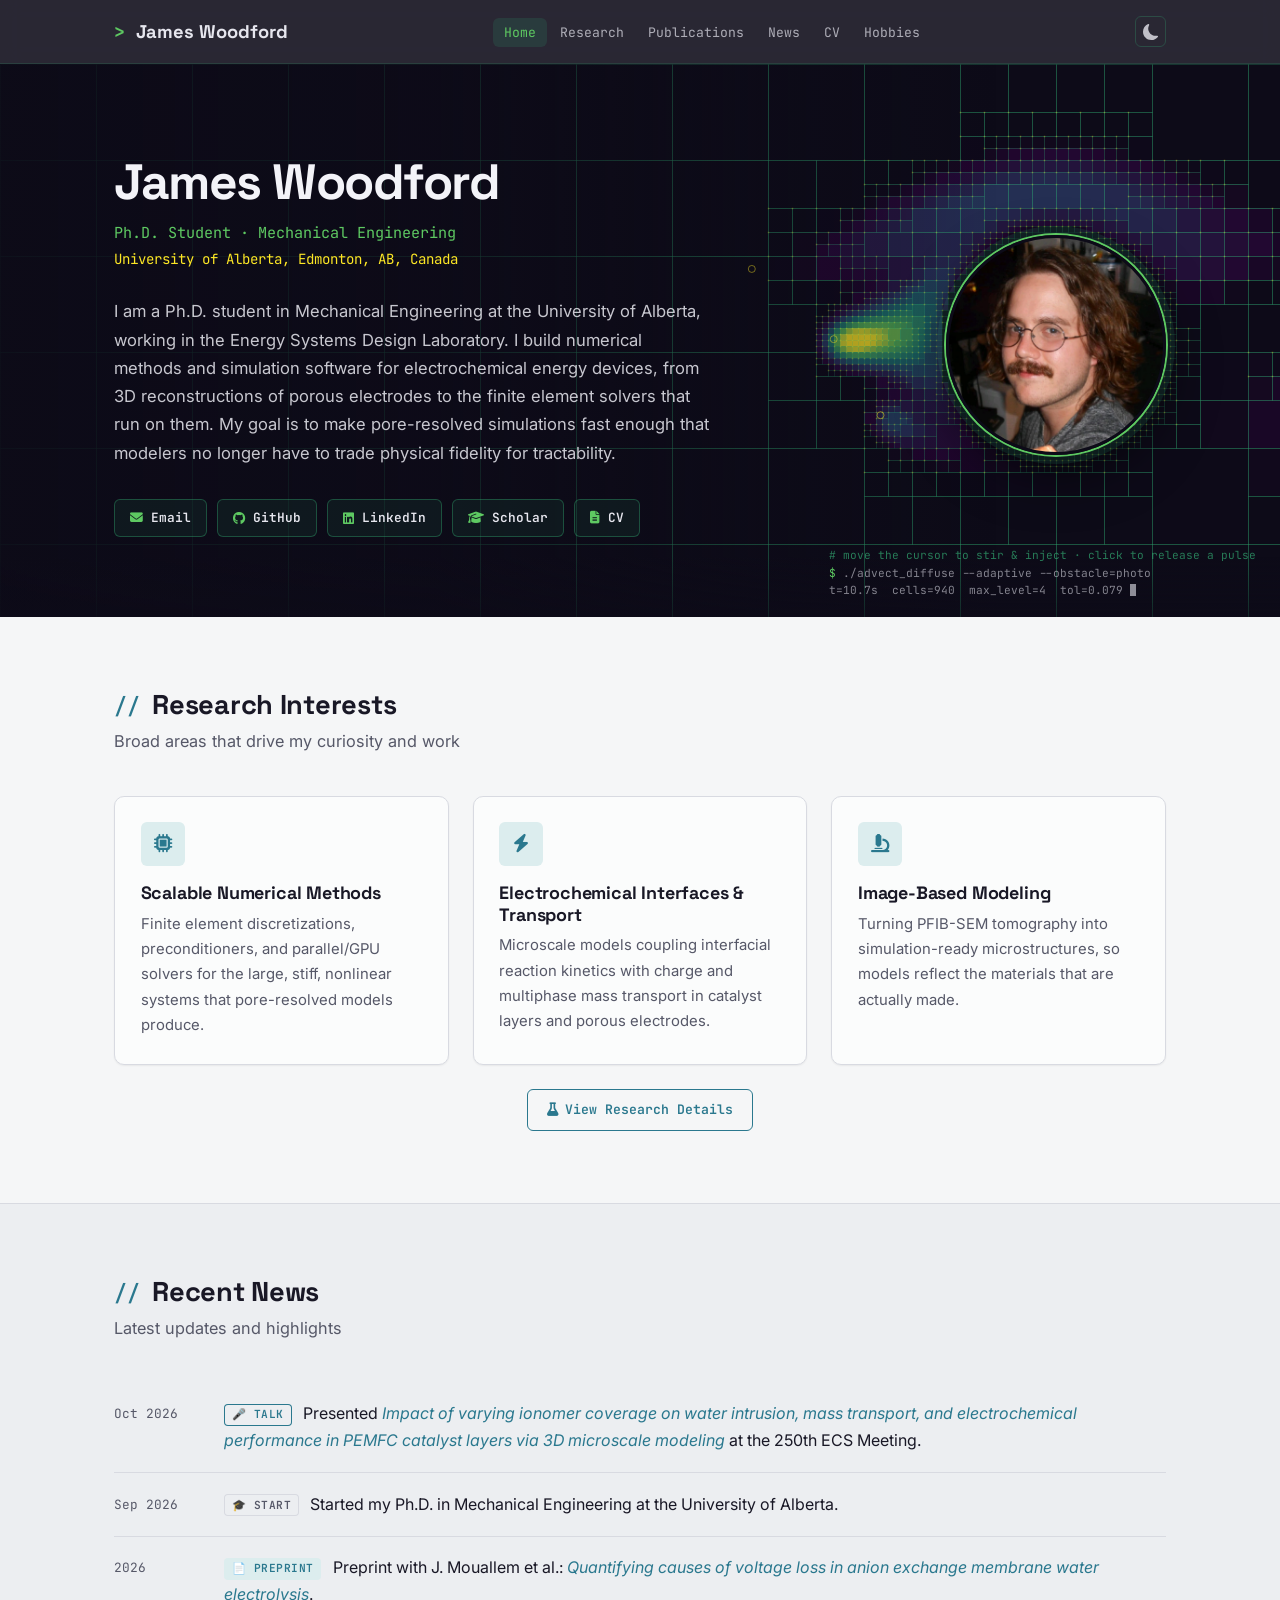
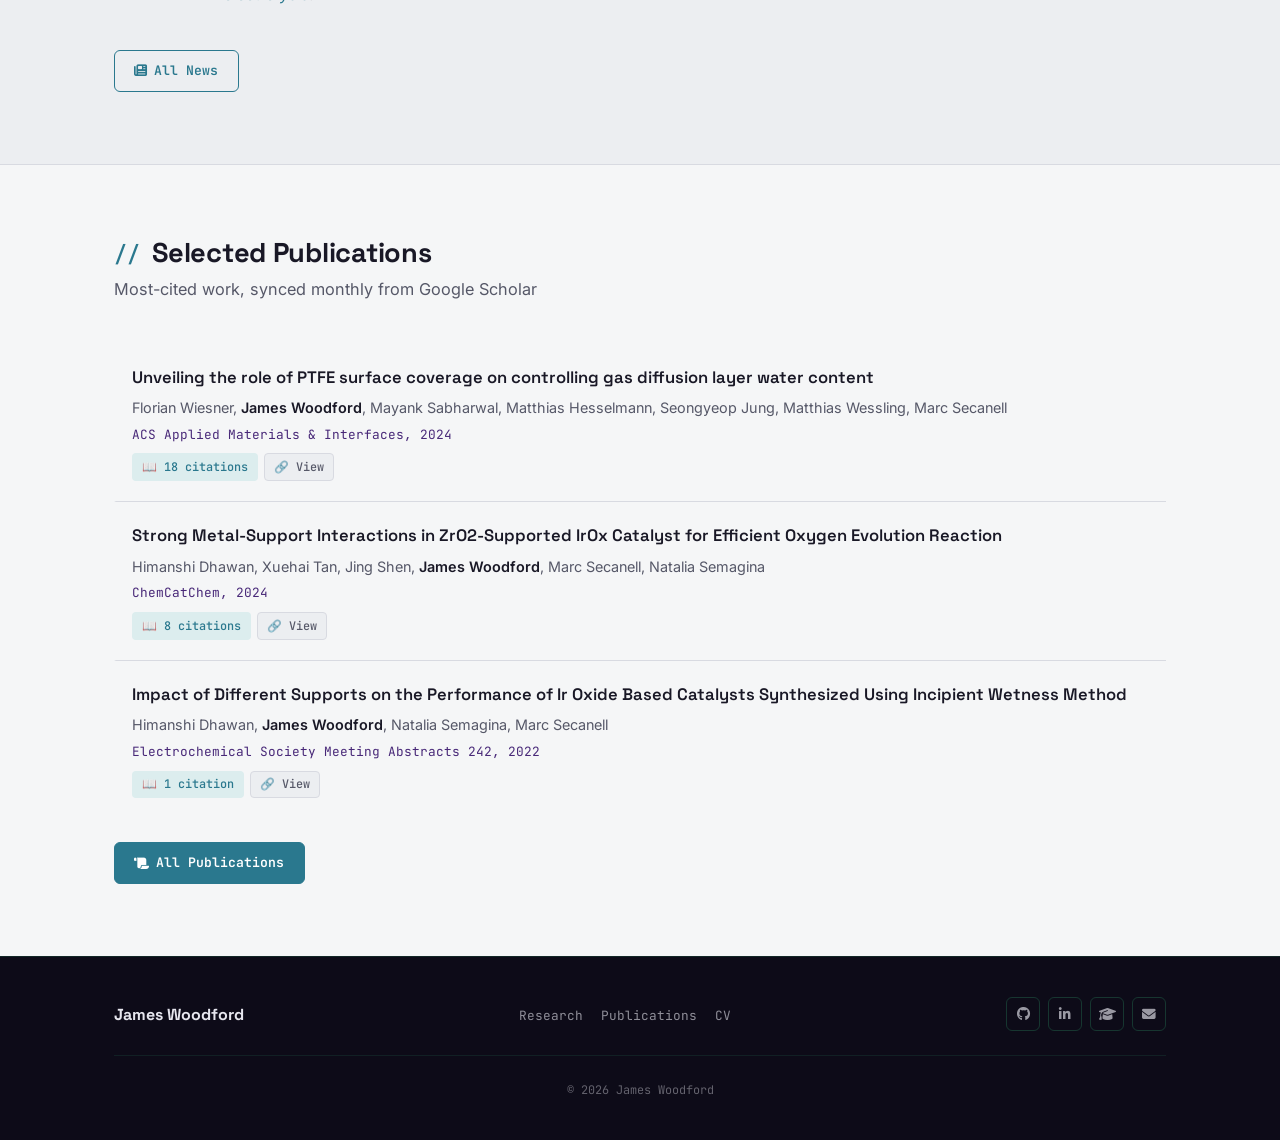
<file: index.html>
<!DOCTYPE html>
<html lang="en" data-theme="light">
<head>
  <meta charset="UTF-8">
  <meta name="viewport" content="width=device-width, initial-scale=1.0">
  <meta name="description" content="James Woodford — Ph.D. student in Mechanical Engineering at the University of Alberta, working on scalable numerical methods for electrochemical energy systems.">
  <meta name="base-url" content="">
  <title>James Woodford</title>
  <link rel="preconnect" href="https://fonts.googleapis.com">
  <link rel="preconnect" href="https://fonts.gstatic.com" crossorigin>
  <link rel="stylesheet" href="https://fonts.googleapis.com/css2?family=Inter:wght@400;500;600&family=JetBrains+Mono:wght@400;500;600&family=Space+Grotesk:wght@500;600;700&display=swap">
  <link rel="icon" href="data:image/svg+xml,%3Csvg xmlns='http://www.w3.org/2000/svg' viewBox='0 0 32 32'%3E%3Crect width='32' height='32' rx='6' fill='%230d0b18'/%3E%3Cpath d='M8 10l6 6-6 6' fill='none' stroke='%235ec962' stroke-width='3' stroke-linecap='round' stroke-linejoin='round'/%3E%3Cpath d='M16 22h8' stroke='%23fde725' stroke-width='3' stroke-linecap='round'/%3E%3C/svg%3E">
  <meta name="theme-color" content="#0d0b18">
  <link rel="stylesheet" href="assets/css/style.css">
  <!-- Font Awesome (icons) -->
  <link rel="stylesheet" href="https://cdnjs.cloudflare.com/ajax/libs/font-awesome/6.5.0/css/all.min.css"
        integrity="sha512-Avb2QiuDEEvB4bZJYdft2mNjVShBftLdPG8FJ0V7irTLQ8Uo0qcPxh4Plq7G5tGm0rU+1SPhVotteLpBERwTkw=="
        crossorigin="anonymous" referrerpolicy="no-referrer">
  <script>try{var t=localStorage.getItem('theme')||(matchMedia('(prefers-color-scheme: dark)').matches?'dark':'light');document.documentElement.setAttribute('data-theme',t)}catch(e){}</script>
</head>
<body>

<!-- ── Navigation ──────────────────────────────────────────── -->
<nav class="navbar" role="navigation" aria-label="Main navigation">
  <div class="container">
    <a class="nav-brand" href="index.html">J. Woodford</a>
    <ul class="nav-links" id="nav-links">
      <li><a href="index.html">Home</a></li>
      <li><a href="research.html">Research</a></li>
      <li><a href="publications.html">Publications</a></li>
      <li><a href="news.html">News</a></li>
      <li><a href="cv.html">CV</a></li>
      <li><a href="hobbies.html">Hobbies</a></li>
    </ul>
    <div class="nav-actions">
      <button class="btn-icon" id="theme-toggle" aria-label="Toggle dark mode" title="Toggle dark mode">
        <!-- icon injected by JS -->
      </button>
      <button class="hamburger" id="hamburger" aria-label="Open menu" aria-expanded="false" aria-controls="nav-links">
        <span></span><span></span><span></span>
      </button>
    </div>
  </div>
</nav>

<!-- ── Hero ─────────────────────────────────────────────────── -->
<section class="hero">
  <div class="container">
    <div class="hero-grid">
      <div class="hero-text fade-in">
        <h1 class="hero-name" id="hero-name">J. Woodford</h1>
        <p class="hero-title" id="hero-title">Ph.D. Student &nbsp;·&nbsp; Mechanical Engineering</p>
        <p class="hero-institution" id="hero-institution">University of Alberta, Edmonton, AB, Canada</p>
        <p class="hero-bio" id="hero-bio">
          I am a Ph.D. student in Mechanical Engineering at the University of Alberta, building
          numerical methods and simulation software for electrochemical energy devices.
        </p>
        <div class="hero-social">
          <a class="social-btn" href="mailto:james.woodford@ualberta.ca" data-content-href="email" aria-label="Email">
            <i class="fas fa-envelope"></i> Email
          </a>
          <a class="social-btn" href="https://github.com/james-woodford-dev" target="_blank" rel="noopener" data-content-href="github" aria-label="GitHub">
            <i class="fab fa-github"></i> GitHub
          </a>
          <a class="social-btn" href="https://www.linkedin.com/in/james-woodford-2b468316a" target="_blank" rel="noopener" data-content-href="linkedin" aria-label="LinkedIn">
            <i class="fab fa-linkedin"></i> LinkedIn
          </a>
          <a class="social-btn" href="https://scholar.google.com/citations?user=lofMBZ4AAAAJ" target="_blank" rel="noopener" data-content-href="scholar" aria-label="Google Scholar">
            <i class="fas fa-graduation-cap"></i> Scholar
          </a>
          <a class="social-btn" href="cv.html" aria-label="CV">
            <i class="fas fa-file-alt"></i> CV
          </a>
        </div>
      </div>
      <div class="hero-photo fade-in fade-in-delay-2">
        <img
          src="assets/img/picture.JPG"
          alt="Photo of James Woodford"
          width="200" height="200"
        >
      </div>
    </div>
  </div>
</section>

<!-- ── Research Interests ────────────────────────────────────── -->
<section class="section">
  <div class="container">
    <h2 class="section-title">Research Interests</h2>
    <p class="section-subtitle">Broad areas that drive my curiosity and work</p>
    <div class="card-grid" id="research-interests-grid">
      <!-- Filled from data/content.json → research_interests -->
    </div>
    <div class="mt-3 text-center">
      <a href="research.html" class="btn btn-outline">
        <i class="fas fa-flask"></i> View Research Details
      </a>
    </div>
  </div>
</section>

<!-- ── Recent News ───────────────────────────────────────────── -->
<section class="section section-alt">
  <div class="container">
    <h2 class="section-title">Recent News</h2>
    <p class="section-subtitle">Latest updates and highlights</p>
    <ul class="news-list" id="home-news-list">
      <!-- Filled from data/content.json → news (first 3 items) -->
    </ul>
    <div class="mt-3">
      <a href="news.html" class="btn btn-outline">
        <i class="fas fa-newspaper"></i> All News
      </a>
    </div>
  </div>
</section>

<!-- ── Recent Publications ───────────────────────────────────── -->
<section class="section">
  <div class="container">
    <h2 class="section-title">Selected Publications</h2>
    <p class="section-subtitle">Most-cited work, synced monthly from Google Scholar</p>

    <div id="home-pubs">
      <!-- Filled from data/scholar.json (top 3 by citations) -->
    </div>

    <div class="mt-3">
      <a href="publications.html" class="btn btn-primary">
        <i class="fas fa-scroll"></i> All Publications
      </a>
    </div>
  </div>
</section>

<!-- ── Footer ────────────────────────────────────────────────── -->
<footer>
  <div class="container">
    <div class="footer-inner">
      <span class="footer-name">J. Woodford</span>
      <ul class="footer-links">
        <li><a href="research.html">Research</a></li>
        <li><a href="publications.html">Publications</a></li>
        <li><a href="cv.html">CV</a></li>
      </ul>
      <div class="footer-social">
        <a href="https://github.com/james-woodford-dev" target="_blank" rel="noopener" data-content-href="github" aria-label="GitHub">
          <i class="fab fa-github"></i>
        </a>
        <a href="https://www.linkedin.com/in/james-woodford-2b468316a" target="_blank" rel="noopener" data-content-href="linkedin" aria-label="LinkedIn">
          <i class="fab fa-linkedin-in"></i>
        </a>
        <a href="https://scholar.google.com/citations?user=lofMBZ4AAAAJ" target="_blank" rel="noopener" data-content-href="scholar" aria-label="Google Scholar">
          <i class="fas fa-graduation-cap"></i>
        </a>
        <a href="mailto:james.woodford@ualberta.ca" data-content-href="email" aria-label="Email">
          <i class="fas fa-envelope"></i>
        </a>
      </div>
    </div>
    <p class="footer-copy">
      &copy; <span id="year"></span> James Woodford
    </p>
  </div>
</footer>

<button id="scroll-top" aria-label="Scroll to top" title="Back to top" style="
  position:fixed;bottom:2rem;right:2rem;
  background:var(--accent);color:var(--on-accent);
  border:none;border-radius:var(--radius);
  width:42px;height:42px;cursor:pointer;
  opacity:0;pointer-events:none;transition:opacity .3s;
  display:flex;align-items:center;justify-content:center;
  font-size:1.1rem;box-shadow:var(--shadow);">
  <i class="fas fa-arrow-up"></i>
</button>

<script src="assets/js/main.js"></script>
<script src="assets/js/hero-sim.js"></script>
<script>document.getElementById('year').textContent = new Date().getFullYear();</script>
</body>
</html>
</file>
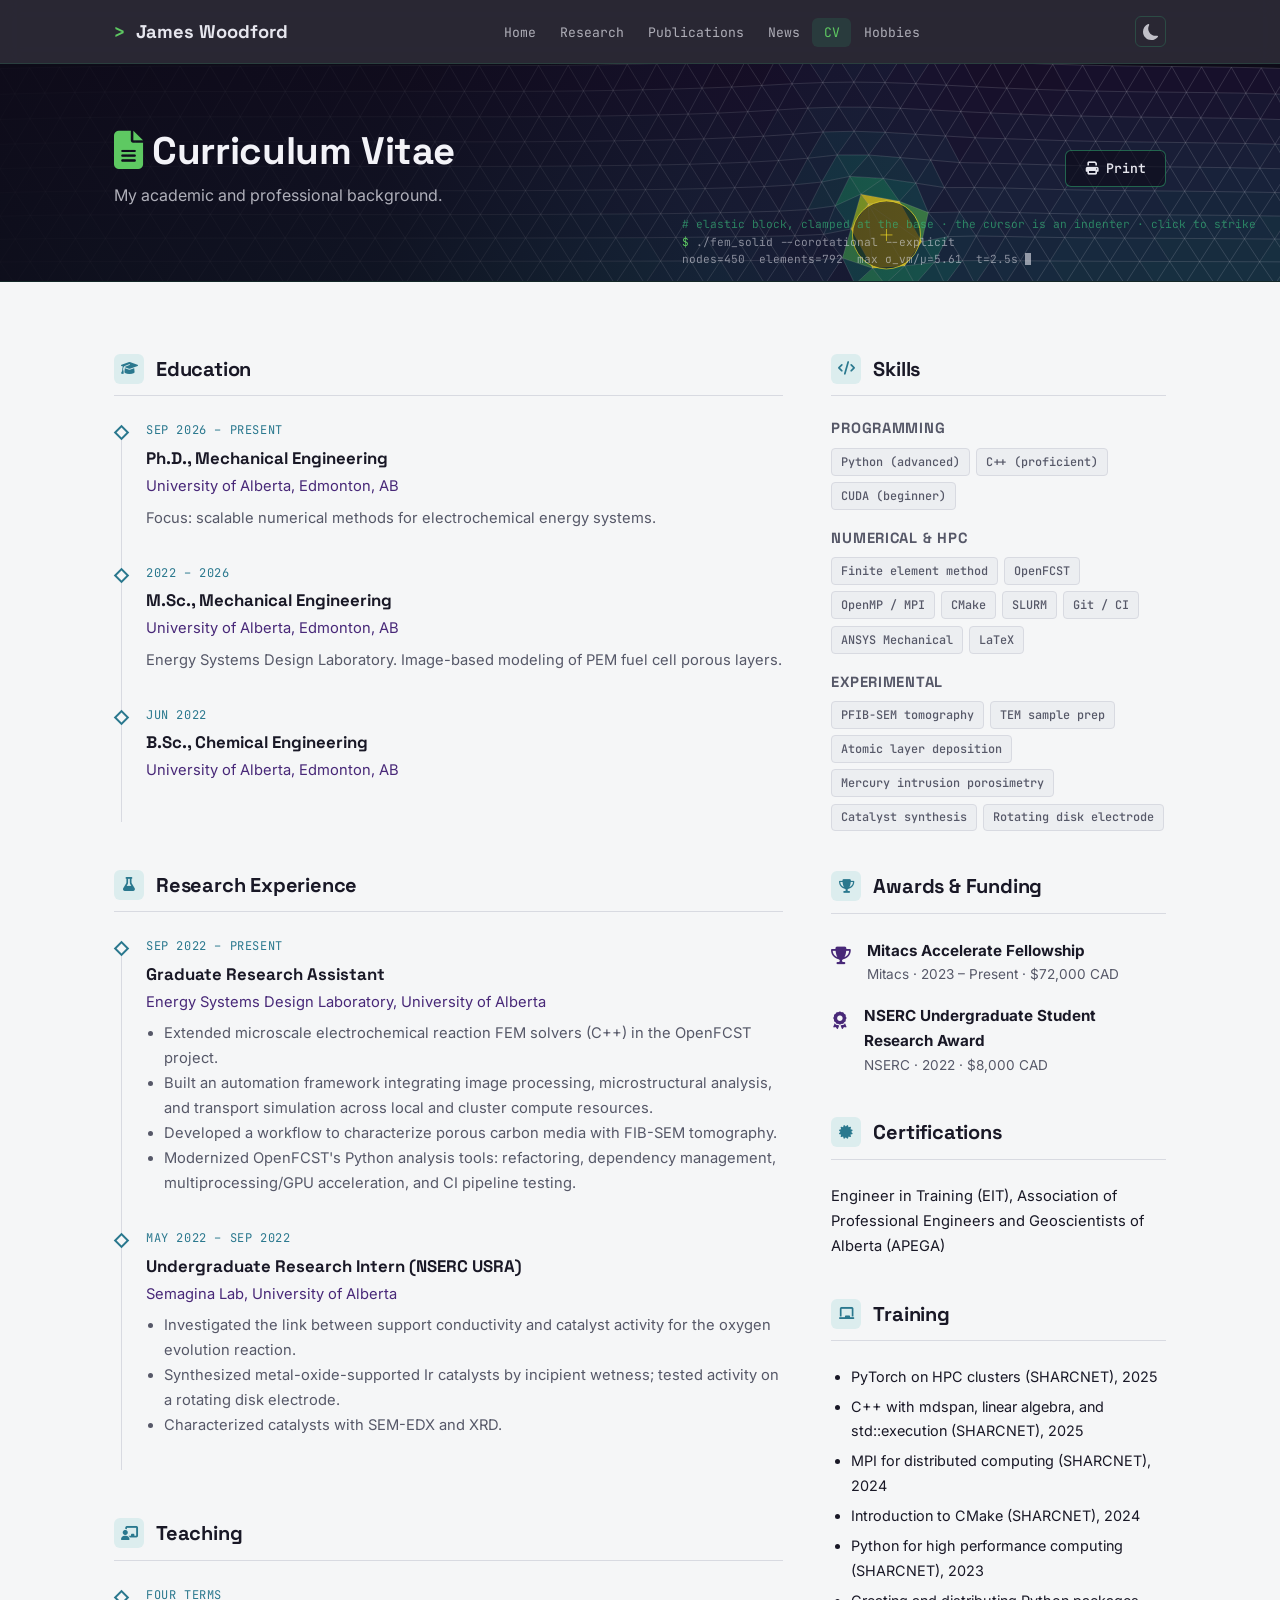
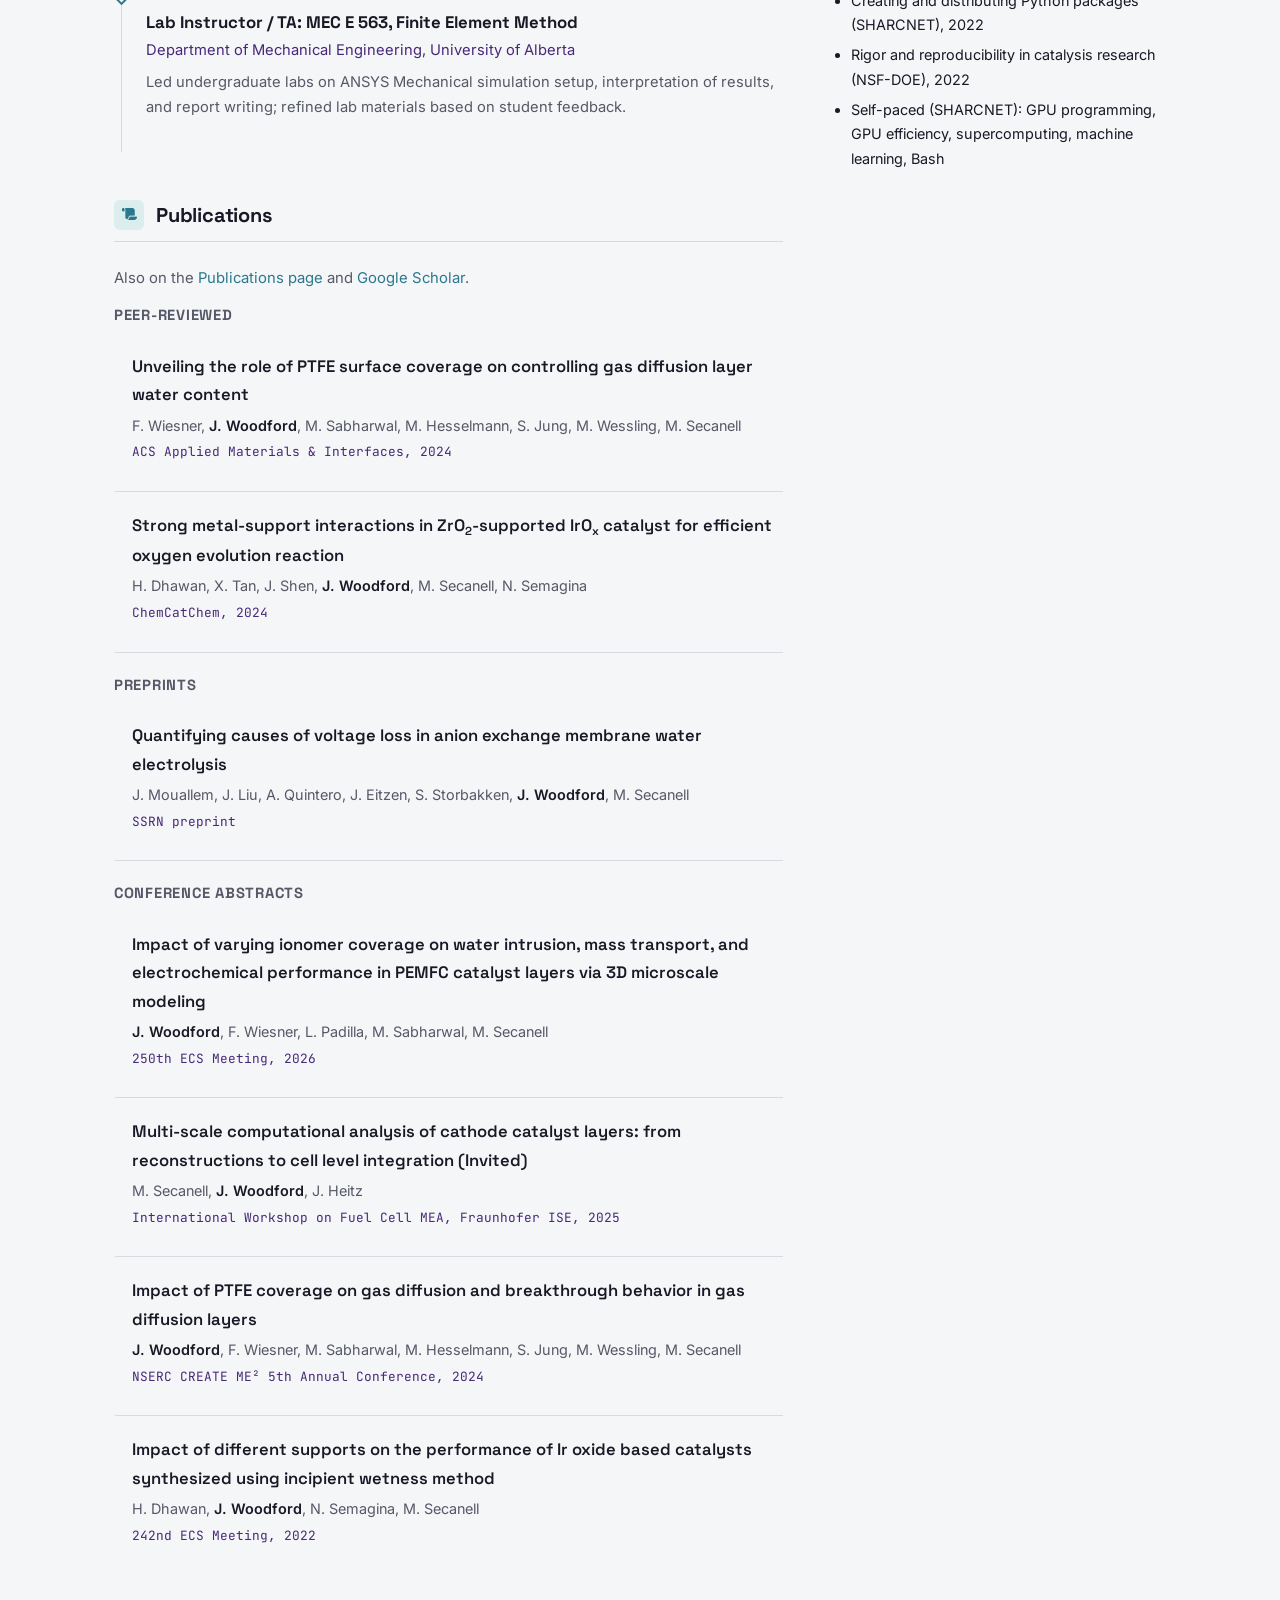
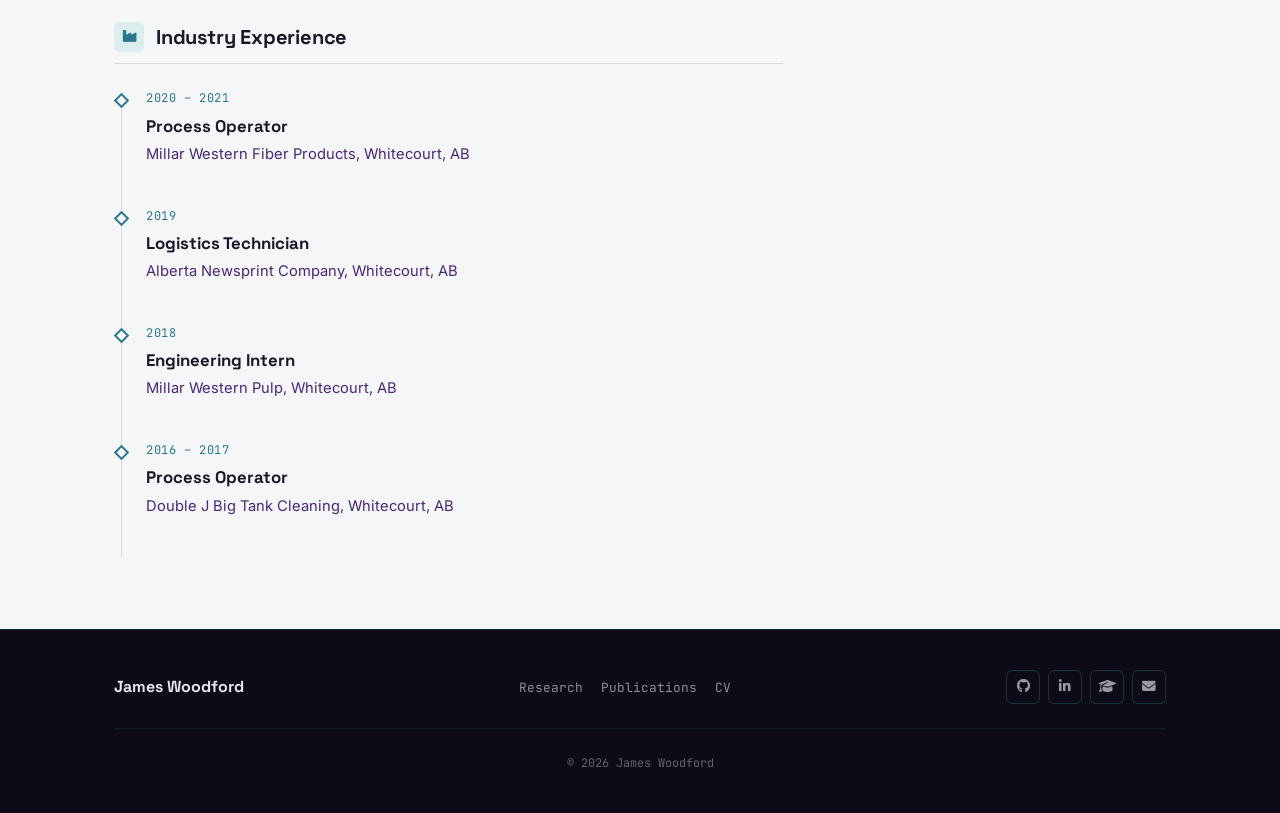
<file: cv.html>
<!DOCTYPE html>
<html lang="en" data-theme="light">
<head>
  <meta charset="UTF-8">
  <meta name="viewport" content="width=device-width, initial-scale=1.0">
  <meta name="description" content="James Woodford — Curriculum Vitae: education, research experience, publications, and skills.">
  <meta name="base-url" content="">
  <title>CV — James Woodford</title>
  <link rel="preconnect" href="https://fonts.googleapis.com">
  <link rel="preconnect" href="https://fonts.gstatic.com" crossorigin>
  <link rel="stylesheet" href="https://fonts.googleapis.com/css2?family=Inter:wght@400;500;600&family=JetBrains+Mono:wght@400;500;600&family=Space+Grotesk:wght@500;600;700&display=swap">
  <link rel="icon" href="data:image/svg+xml,%3Csvg xmlns='http://www.w3.org/2000/svg' viewBox='0 0 32 32'%3E%3Crect width='32' height='32' rx='6' fill='%230d0b18'/%3E%3Cpath d='M8 10l6 6-6 6' fill='none' stroke='%235ec962' stroke-width='3' stroke-linecap='round' stroke-linejoin='round'/%3E%3Cpath d='M16 22h8' stroke='%23fde725' stroke-width='3' stroke-linecap='round'/%3E%3C/svg%3E">
  <meta name="theme-color" content="#0d0b18">
  <link rel="stylesheet" href="assets/css/style.css">
  <link rel="stylesheet" href="https://cdnjs.cloudflare.com/ajax/libs/font-awesome/6.5.0/css/all.min.css"
        integrity="sha512-Avb2QiuDEEvB4bZJYdft2mNjVShBftLdPG8FJ0V7irTLQ8Uo0qcPxh4Plq7G5tGm0rU+1SPhVotteLpBERwTkw=="
        crossorigin="anonymous" referrerpolicy="no-referrer">
  <script>try{var t=localStorage.getItem('theme')||(matchMedia('(prefers-color-scheme: dark)').matches?'dark':'light');document.documentElement.setAttribute('data-theme',t)}catch(e){}</script>
</head>
<body>

<nav class="navbar" role="navigation" aria-label="Main navigation">
  <div class="container">
    <a class="nav-brand" href="index.html">J. Woodford</a>
    <ul class="nav-links" id="nav-links">
      <li><a href="index.html">Home</a></li>
      <li><a href="research.html">Research</a></li>
      <li><a href="publications.html">Publications</a></li>
      <li><a href="news.html">News</a></li>
      <li><a href="cv.html">CV</a></li>
      <li><a href="hobbies.html">Hobbies</a></li>
    </ul>
    <div class="nav-actions">
      <button class="btn-icon" id="theme-toggle" aria-label="Toggle dark mode" title="Toggle dark mode"></button>
      <button class="hamburger" id="hamburger" aria-label="Open menu" aria-expanded="false" aria-controls="nav-links">
        <span></span><span></span><span></span>
      </button>
    </div>
  </div>
</nav>

<!-- Page Hero -->
<section class="page-hero" data-sim="cv">
  <div class="container" style="display:flex;align-items:center;justify-content:space-between;flex-wrap:wrap;gap:1rem;">
    <div>
      <h1 style="color:#fff;margin-bottom:.5rem;">
        <i class="fas fa-file-alt" style="margin-right:.6rem;opacity:.8"></i>Curriculum Vitae
      </h1>
      <p style="color:rgba(255,255,255,.75);max-width:620px;">
        My academic and professional background.
      </p>
    </div>
    <div style="display:flex;gap:.75rem;flex-wrap:wrap;">
      <button onclick="window.print()" class="btn btn-outline" style="border-color:rgba(255,255,255,.4);color:#fff;" aria-label="Print CV">
        <i class="fas fa-print"></i> Print
      </button>
    </div>
  </div>
</section>

<section class="section">
  <div class="container">
    <div class="cv-grid">

      <!-- Left column -->
      <div>

        <!-- Education -->
        <div style="margin-bottom:3rem;">
          <div class="cv-section-header">
            <span class="icon"><i class="fas fa-graduation-cap"></i></span>
            <h2>Education</h2>
          </div>
          <ul class="timeline">
            <li class="timeline-item">
              <div class="timeline-period">Sep 2026 – Present</div>
              <div class="timeline-title">Ph.D., Mechanical Engineering</div>
              <div class="timeline-place">University of Alberta, Edmonton, AB</div>
              <div class="timeline-desc">
                Focus: scalable numerical methods for electrochemical energy systems.
              </div>
            </li>
            <li class="timeline-item">
              <div class="timeline-period">2022 – 2026</div>
              <div class="timeline-title">M.Sc., Mechanical Engineering</div>
              <div class="timeline-place">University of Alberta, Edmonton, AB</div>
              <div class="timeline-desc">
                Energy Systems Design Laboratory. Image-based modeling of PEM fuel cell porous layers.
              </div>
            </li>
            <li class="timeline-item">
              <div class="timeline-period">Jun 2022</div>
              <div class="timeline-title">B.Sc., Chemical Engineering</div>
              <div class="timeline-place">University of Alberta, Edmonton, AB</div>
            </li>
          </ul>
        </div>

        <!-- Research Experience -->
        <div style="margin-bottom:3rem;">
          <div class="cv-section-header">
            <span class="icon"><i class="fas fa-flask"></i></span>
            <h2>Research Experience</h2>
          </div>
          <ul class="timeline">
            <li class="timeline-item">
              <div class="timeline-period">Sep 2022 – Present</div>
              <div class="timeline-title">Graduate Research Assistant</div>
              <div class="timeline-place">Energy Systems Design Laboratory, University of Alberta</div>
              <div class="timeline-desc">
                <ul style="list-style:disc;padding-left:1.1rem;margin:0;">
                  <li>Extended microscale electrochemical reaction FEM solvers (C++) in the OpenFCST project.</li>
                  <li>Built an automation framework integrating image processing, microstructural analysis, and transport simulation across local and cluster compute resources.</li>
                  <li>Developed a workflow to characterize porous carbon media with FIB-SEM tomography.</li>
                  <li>Modernized OpenFCST's Python analysis tools: refactoring, dependency management, multiprocessing/GPU acceleration, and CI pipeline testing.</li>
                </ul>
              </div>
            </li>
            <li class="timeline-item">
              <div class="timeline-period">May 2022 – Sep 2022</div>
              <div class="timeline-title">Undergraduate Research Intern (NSERC USRA)</div>
              <div class="timeline-place">Semagina Lab, University of Alberta</div>
              <div class="timeline-desc">
                <ul style="list-style:disc;padding-left:1.1rem;margin:0;">
                  <li>Investigated the link between support conductivity and catalyst activity for the oxygen evolution reaction.</li>
                  <li>Synthesized metal-oxide-supported Ir catalysts by incipient wetness; tested activity on a rotating disk electrode.</li>
                  <li>Characterized catalysts with SEM-EDX and XRD.</li>
                </ul>
              </div>
            </li>
          </ul>
        </div>

        <!-- Teaching -->
        <div style="margin-bottom:3rem;">
          <div class="cv-section-header">
            <span class="icon"><i class="fas fa-chalkboard-teacher"></i></span>
            <h2>Teaching</h2>
          </div>
          <ul class="timeline">
            <li class="timeline-item">
              <div class="timeline-period">Four terms</div>
              <div class="timeline-title">Lab Instructor / TA: MEC E 563, Finite Element Method</div>
              <div class="timeline-place">Department of Mechanical Engineering, University of Alberta</div>
              <div class="timeline-desc">
                Led undergraduate labs on ANSYS Mechanical simulation setup, interpretation of results,
                and report writing; refined lab materials based on student feedback.
              </div>
            </li>
          </ul>
        </div>

        <!-- Publications -->
        <div style="margin-bottom:3rem;">
          <div class="cv-section-header">
            <span class="icon"><i class="fas fa-scroll"></i></span>
            <h2>Publications</h2>
          </div>
          <p style="font-size:.93rem;color:var(--text-muted);margin-bottom:.75rem;">
            Also on the <a href="publications.html">Publications page</a> and
            <a href="https://scholar.google.com/citations?user=lofMBZ4AAAAJ" target="_blank" rel="noopener" data-content-href="scholar">Google Scholar</a>.
          </p>

          <h4 style="margin:1rem 0 .5rem;font-size:.92rem;color:var(--text-muted);text-transform:uppercase;letter-spacing:.05em;">Peer-reviewed</h4>
          <div class="pub-item">
            <div class="pub-title"><a href="https://pubs.acs.org/doi/abs/10.1021/acsami.4c04641" target="_blank" rel="noopener">Unveiling the role of PTFE surface coverage on controlling gas diffusion layer water content</a></div>
            <div class="pub-authors">F. Wiesner, <strong>J. Woodford</strong>, M. Sabharwal, M. Hesselmann, S. Jung, M. Wessling, M. Secanell</div>
            <div class="pub-venue">ACS Applied Materials &amp; Interfaces, 2024</div>
          </div>
          <div class="pub-item">
            <div class="pub-title"><a href="https://chemistry-europe.onlinelibrary.wiley.com/doi/abs/10.1002/cctc.202300668" target="_blank" rel="noopener">Strong metal-support interactions in ZrO<sub>2</sub>-supported IrO<sub>x</sub> catalyst for efficient oxygen evolution reaction</a></div>
            <div class="pub-authors">H. Dhawan, X. Tan, J. Shen, <strong>J. Woodford</strong>, M. Secanell, N. Semagina</div>
            <div class="pub-venue">ChemCatChem, 2024</div>
          </div>

          <h4 style="margin:1.5rem 0 .5rem;font-size:.92rem;color:var(--text-muted);text-transform:uppercase;letter-spacing:.05em;">Preprints</h4>
          <div class="pub-item">
            <div class="pub-title"><a href="https://papers.ssrn.com/sol3/papers.cfm?abstract_id=7624452" target="_blank" rel="noopener">Quantifying causes of voltage loss in anion exchange membrane water electrolysis</a></div>
            <div class="pub-authors">J. Mouallem, J. Liu, A. Quintero, J. Eitzen, S. Storbakken, <strong>J. Woodford</strong>, M. Secanell</div>
            <div class="pub-venue">SSRN preprint</div>
          </div>

          <h4 style="margin:1.5rem 0 .5rem;font-size:.92rem;color:var(--text-muted);text-transform:uppercase;letter-spacing:.05em;">Conference abstracts</h4>
          <div class="pub-item">
            <div class="pub-title"><a href="https://ecs.confex.com/ecs/250/meetingapp.cgi/Paper/223228" target="_blank" rel="noopener">Impact of varying ionomer coverage on water intrusion, mass transport, and electrochemical performance in PEMFC catalyst layers via 3D microscale modeling</a></div>
            <div class="pub-authors"><strong>J. Woodford</strong>, F. Wiesner, L. Padilla, M. Sabharwal, M. Secanell</div>
            <div class="pub-venue">250th ECS Meeting, 2026</div>
          </div>
          <div class="pub-item">
            <div class="pub-title">Multi-scale computational analysis of cathode catalyst layers: from reconstructions to cell level integration (Invited)</div>
            <div class="pub-authors">M. Secanell, <strong>J. Woodford</strong>, J. Heitz</div>
            <div class="pub-venue">International Workshop on Fuel Cell MEA, Fraunhofer ISE, 2025</div>
          </div>
          <div class="pub-item">
            <div class="pub-title">Impact of PTFE coverage on gas diffusion and breakthrough behavior in gas diffusion layers</div>
            <div class="pub-authors"><strong>J. Woodford</strong>, F. Wiesner, M. Sabharwal, M. Hesselmann, S. Jung, M. Wessling, M. Secanell</div>
            <div class="pub-venue">NSERC CREATE ME² 5th Annual Conference, 2024</div>
          </div>
          <div class="pub-item">
            <div class="pub-title"><a href="https://iopscience.iop.org/article/10.1149/MA2022-02502598mtgabs/meta" target="_blank" rel="noopener">Impact of different supports on the performance of Ir oxide based catalysts synthesized using incipient wetness method</a></div>
            <div class="pub-authors">H. Dhawan, <strong>J. Woodford</strong>, N. Semagina, M. Secanell</div>
            <div class="pub-venue">242nd ECS Meeting, 2022</div>
          </div>
        </div>

        <!-- Industry Experience -->
        <div>
          <div class="cv-section-header">
            <span class="icon"><i class="fas fa-industry"></i></span>
            <h2>Industry Experience</h2>
          </div>
          <ul class="timeline">
            <li class="timeline-item">
              <div class="timeline-period">2020 – 2021</div>
              <div class="timeline-title">Process Operator</div>
              <div class="timeline-place">Millar Western Fiber Products, Whitecourt, AB</div>
            </li>
            <li class="timeline-item">
              <div class="timeline-period">2019</div>
              <div class="timeline-title">Logistics Technician</div>
              <div class="timeline-place">Alberta Newsprint Company, Whitecourt, AB</div>
            </li>
            <li class="timeline-item">
              <div class="timeline-period">2018</div>
              <div class="timeline-title">Engineering Intern</div>
              <div class="timeline-place">Millar Western Pulp, Whitecourt, AB</div>
            </li>
            <li class="timeline-item">
              <div class="timeline-period">2016 – 2017</div>
              <div class="timeline-title">Process Operator</div>
              <div class="timeline-place">Double J Big Tank Cleaning, Whitecourt, AB</div>
            </li>
          </ul>
        </div>

      </div><!-- end left column -->

      <!-- Right column -->
      <div>

        <!-- Skills -->
        <div style="margin-bottom:2.5rem;">
          <div class="cv-section-header">
            <span class="icon"><i class="fas fa-code"></i></span>
            <h2>Skills</h2>
          </div>

          <h4 style="margin-bottom:.6rem;font-size:.92rem;color:var(--text-muted);text-transform:uppercase;letter-spacing:.05em;">Programming</h4>
          <div style="display:flex;flex-wrap:wrap;gap:.4rem;margin-bottom:1.25rem;">
            <span class="tag">Python (advanced)</span>
            <span class="tag">C++ (proficient)</span>
            <span class="tag">CUDA (beginner)</span>
          </div>

          <h4 style="margin-bottom:.6rem;font-size:.92rem;color:var(--text-muted);text-transform:uppercase;letter-spacing:.05em;">Numerical &amp; HPC</h4>
          <div style="display:flex;flex-wrap:wrap;gap:.4rem;margin-bottom:1.25rem;">
            <span class="tag">Finite element method</span>
            <span class="tag">OpenFCST</span>
            <span class="tag">OpenMP / MPI</span>
            <span class="tag">CMake</span>
            <span class="tag">SLURM</span>
            <span class="tag">Git / CI</span>
            <span class="tag">ANSYS Mechanical</span>
            <span class="tag">LaTeX</span>
          </div>

          <h4 style="margin-bottom:.6rem;font-size:.92rem;color:var(--text-muted);text-transform:uppercase;letter-spacing:.05em;">Experimental</h4>
          <div style="display:flex;flex-wrap:wrap;gap:.4rem;">
            <span class="tag">PFIB-SEM tomography</span>
            <span class="tag">TEM sample prep</span>
            <span class="tag">Atomic layer deposition</span>
            <span class="tag">Mercury intrusion porosimetry</span>
            <span class="tag">Catalyst synthesis</span>
            <span class="tag">Rotating disk electrode</span>
          </div>
        </div>

        <!-- Awards -->
        <div style="margin-bottom:2.5rem;">
          <div class="cv-section-header">
            <span class="icon"><i class="fas fa-trophy"></i></span>
            <h2>Awards &amp; Funding</h2>
          </div>
          <div class="award-item">
            <span class="award-icon"><i class="fas fa-trophy"></i></span>
            <div>
              <div style="font-weight:700;font-size:.95rem;">Mitacs Accelerate Fellowship</div>
              <div style="font-size:.85rem;color:var(--text-muted);">Mitacs · 2023 – Present · $72,000 CAD</div>
            </div>
          </div>
          <div class="award-item">
            <span class="award-icon"><i class="fas fa-award"></i></span>
            <div>
              <div style="font-weight:700;font-size:.95rem;">NSERC Undergraduate Student Research Award</div>
              <div style="font-size:.85rem;color:var(--text-muted);">NSERC · 2022 · $8,000 CAD</div>
            </div>
          </div>
        </div>

        <!-- Certifications -->
        <div style="margin-bottom:2.5rem;">
          <div class="cv-section-header">
            <span class="icon"><i class="fas fa-certificate"></i></span>
            <h2>Certifications</h2>
          </div>
          <p style="font-size:.92rem;">Engineer in Training (EIT), Association of Professional Engineers and Geoscientists of Alberta (APEGA)</p>
        </div>

        <!-- Professional development -->
        <div>
          <div class="cv-section-header">
            <span class="icon"><i class="fas fa-chalkboard"></i></span>
            <h2>Training</h2>
          </div>
          <ul style="list-style:disc;padding-left:1.25rem;font-size:.9rem;display:flex;flex-direction:column;gap:.35rem;">
            <li>PyTorch on HPC clusters (SHARCNET), 2025</li>
            <li>C++ with mdspan, linear algebra, and std::execution (SHARCNET), 2025</li>
            <li>MPI for distributed computing (SHARCNET), 2024</li>
            <li>Introduction to CMake (SHARCNET), 2024</li>
            <li>Python for high performance computing (SHARCNET), 2023</li>
            <li>Creating and distributing Python packages (SHARCNET), 2022</li>
            <li>Rigor and reproducibility in catalysis research (NSF-DOE), 2022</li>
            <li>Self-paced (SHARCNET): GPU programming, GPU efficiency, supercomputing, machine learning, Bash</li>
          </ul>
        </div>

      </div><!-- end right column -->

    </div><!-- end cv-grid -->
  </div>
</section>

<footer>
  <div class="container">
    <div class="footer-inner">
      <span class="footer-name">J. Woodford</span>
      <ul class="footer-links">
        <li><a href="research.html">Research</a></li>
        <li><a href="publications.html">Publications</a></li>
        <li><a href="cv.html">CV</a></li>
      </ul>
      <div class="footer-social">
        <a href="https://github.com/james-woodford-dev" target="_blank" rel="noopener" data-content-href="github" aria-label="GitHub"><i class="fab fa-github"></i></a>
        <a href="https://www.linkedin.com/in/james-woodford-2b468316a" target="_blank" rel="noopener" data-content-href="linkedin" aria-label="LinkedIn"><i class="fab fa-linkedin-in"></i></a>
        <a href="https://scholar.google.com/citations?user=lofMBZ4AAAAJ" target="_blank" rel="noopener" data-content-href="scholar" aria-label="Google Scholar"><i class="fas fa-graduation-cap"></i></a>
        <a href="mailto:james.woodford@ualberta.ca" data-content-href="email" aria-label="Email"><i class="fas fa-envelope"></i></a>
      </div>
    </div>
    <p class="footer-copy">&copy; <span id="year"></span> James Woodford</p>
  </div>
</footer>

<button id="scroll-top" aria-label="Scroll to top" style="position:fixed;bottom:2rem;right:2rem;background:var(--accent);color:var(--on-accent);border:none;border-radius:var(--radius);width:42px;height:42px;cursor:pointer;opacity:0;pointer-events:none;transition:opacity .3s;display:flex;align-items:center;justify-content:center;font-size:1.1rem;box-shadow:var(--shadow);">
  <i class="fas fa-arrow-up"></i>
</button>

<script src="assets/js/main.js"></script>
<script src="assets/js/page-sims.js"></script>
<script>document.getElementById('year').textContent = new Date().getFullYear();</script>
</body>
</html>
</file>
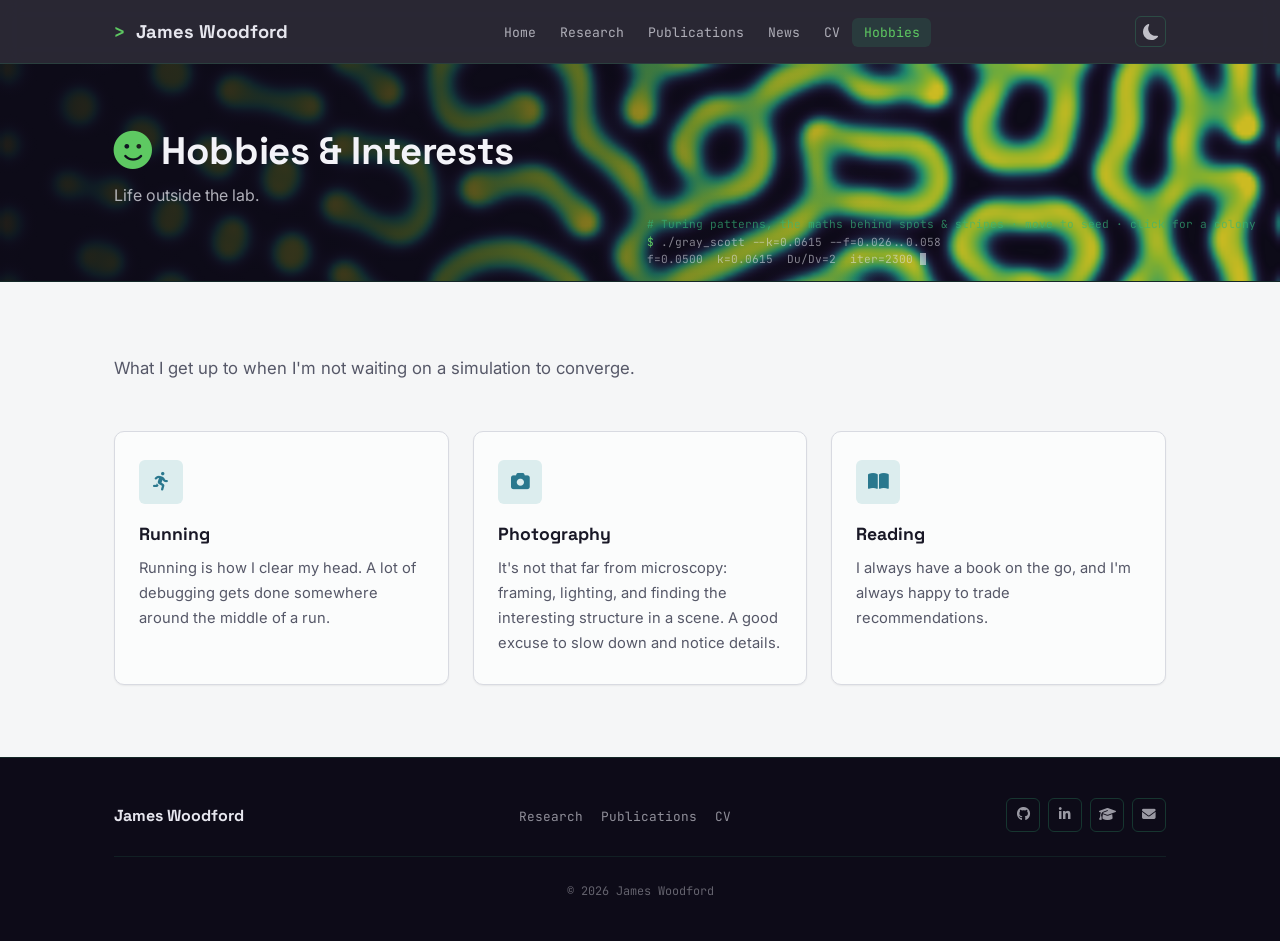
<file: hobbies.html>
<!DOCTYPE html>
<html lang="en" data-theme="light">
<head>
  <meta charset="UTF-8">
  <meta name="viewport" content="width=device-width, initial-scale=1.0">
  <meta name="description" content="James Woodford — running, photography, reading, and art outside the lab.">
  <meta name="base-url" content="">
  <title>Hobbies — James Woodford</title>
  <link rel="preconnect" href="https://fonts.googleapis.com">
  <link rel="preconnect" href="https://fonts.gstatic.com" crossorigin>
  <link rel="stylesheet" href="https://fonts.googleapis.com/css2?family=Inter:wght@400;500;600&family=JetBrains+Mono:wght@400;500;600&family=Space+Grotesk:wght@500;600;700&display=swap">
  <link rel="icon" href="data:image/svg+xml,%3Csvg xmlns='http://www.w3.org/2000/svg' viewBox='0 0 32 32'%3E%3Crect width='32' height='32' rx='6' fill='%230d0b18'/%3E%3Cpath d='M8 10l6 6-6 6' fill='none' stroke='%235ec962' stroke-width='3' stroke-linecap='round' stroke-linejoin='round'/%3E%3Cpath d='M16 22h8' stroke='%23fde725' stroke-width='3' stroke-linecap='round'/%3E%3C/svg%3E">
  <meta name="theme-color" content="#0d0b18">
  <link rel="stylesheet" href="assets/css/style.css">
  <link rel="stylesheet" href="https://cdnjs.cloudflare.com/ajax/libs/font-awesome/6.5.0/css/all.min.css"
        integrity="sha512-Avb2QiuDEEvB4bZJYdft2mNjVShBftLdPG8FJ0V7irTLQ8Uo0qcPxh4Plq7G5tGm0rU+1SPhVotteLpBERwTkw=="
        crossorigin="anonymous" referrerpolicy="no-referrer">
  <script>try{var t=localStorage.getItem('theme')||(matchMedia('(prefers-color-scheme: dark)').matches?'dark':'light');document.documentElement.setAttribute('data-theme',t)}catch(e){}</script>
</head>
<body>

<nav class="navbar" role="navigation" aria-label="Main navigation">
  <div class="container">
    <a class="nav-brand" href="index.html">J. Woodford</a>
    <ul class="nav-links" id="nav-links">
      <li><a href="index.html">Home</a></li>
      <li><a href="research.html">Research</a></li>
      <li><a href="publications.html">Publications</a></li>
      <li><a href="news.html">News</a></li>
      <li><a href="cv.html">CV</a></li>
      <li><a href="hobbies.html">Hobbies</a></li>
    </ul>
    <div class="nav-actions">
      <button class="btn-icon" id="theme-toggle" aria-label="Toggle dark mode" title="Toggle dark mode"></button>
      <button class="hamburger" id="hamburger" aria-label="Open menu" aria-expanded="false" aria-controls="nav-links">
        <span></span><span></span><span></span>
      </button>
    </div>
  </div>
</nav>

<!-- Page Hero -->
<section class="page-hero" data-sim="hobbies">
  <div class="container">
    <h1 style="color:#fff;margin-bottom:.5rem;">
      <i class="fas fa-smile" style="margin-right:.6rem;opacity:.8"></i>Hobbies &amp; Interests
    </h1>
    <p style="color:rgba(255,255,255,.75);max-width:620px;">
      Life outside the lab.
    </p>
  </div>
</section>

<section class="section">
  <div class="container">
    <p style="font-size:1.05rem;max-width:700px;margin-bottom:3rem;color:var(--text-muted);">
      What I get up to when I'm not waiting on a simulation to converge.
    </p>

    <div class="hobby-grid">

      <div class="hobby-card">
        <div class="hobby-emoji"><i class="fas fa-person-running"></i></div>
        <div class="hobby-title">Running</div>
        <div class="hobby-desc">
          Running is how I clear my head. A lot of debugging gets done somewhere around
          the middle of a run.
        </div>
      </div>

      <div class="hobby-card">
        <div class="hobby-emoji"><i class="fas fa-camera"></i></div>
        <div class="hobby-title">Photography</div>
        <div class="hobby-desc">
          It's not that far from microscopy: framing, lighting, and finding the interesting
          structure in a scene. A good excuse to slow down and notice details.
        </div>
      </div>

      <div class="hobby-card">
        <div class="hobby-emoji"><i class="fas fa-book-open"></i></div>
        <div class="hobby-title">Reading</div>
        <div class="hobby-desc">
          I always have a book on the go, and I'm always happy to trade recommendations.
        </div>
      </div>

    </div>
  </div>
</section>

<footer>
  <div class="container">
    <div class="footer-inner">
      <span class="footer-name">J. Woodford</span>
      <ul class="footer-links">
        <li><a href="research.html">Research</a></li>
        <li><a href="publications.html">Publications</a></li>
        <li><a href="cv.html">CV</a></li>
      </ul>
      <div class="footer-social">
        <a href="https://github.com/james-woodford-dev" target="_blank" rel="noopener" data-content-href="github" aria-label="GitHub"><i class="fab fa-github"></i></a>
        <a href="https://www.linkedin.com/in/james-woodford-2b468316a" target="_blank" rel="noopener" data-content-href="linkedin" aria-label="LinkedIn"><i class="fab fa-linkedin-in"></i></a>
        <a href="https://scholar.google.com/citations?user=lofMBZ4AAAAJ" target="_blank" rel="noopener" data-content-href="scholar" aria-label="Google Scholar"><i class="fas fa-graduation-cap"></i></a>
        <a href="mailto:james.woodford@ualberta.ca" data-content-href="email" aria-label="Email"><i class="fas fa-envelope"></i></a>
      </div>
    </div>
    <p class="footer-copy">&copy; <span id="year"></span> James Woodford</p>
  </div>
</footer>

<button id="scroll-top" aria-label="Scroll to top" style="position:fixed;bottom:2rem;right:2rem;background:var(--accent);color:var(--on-accent);border:none;border-radius:var(--radius);width:42px;height:42px;cursor:pointer;opacity:0;pointer-events:none;transition:opacity .3s;display:flex;align-items:center;justify-content:center;font-size:1.1rem;box-shadow:var(--shadow);">
  <i class="fas fa-arrow-up"></i>
</button>

<script src="assets/js/main.js"></script>
<script src="assets/js/page-sims.js"></script>
<script>document.getElementById('year').textContent = new Date().getFullYear();</script>
</body>
</html>
</file>
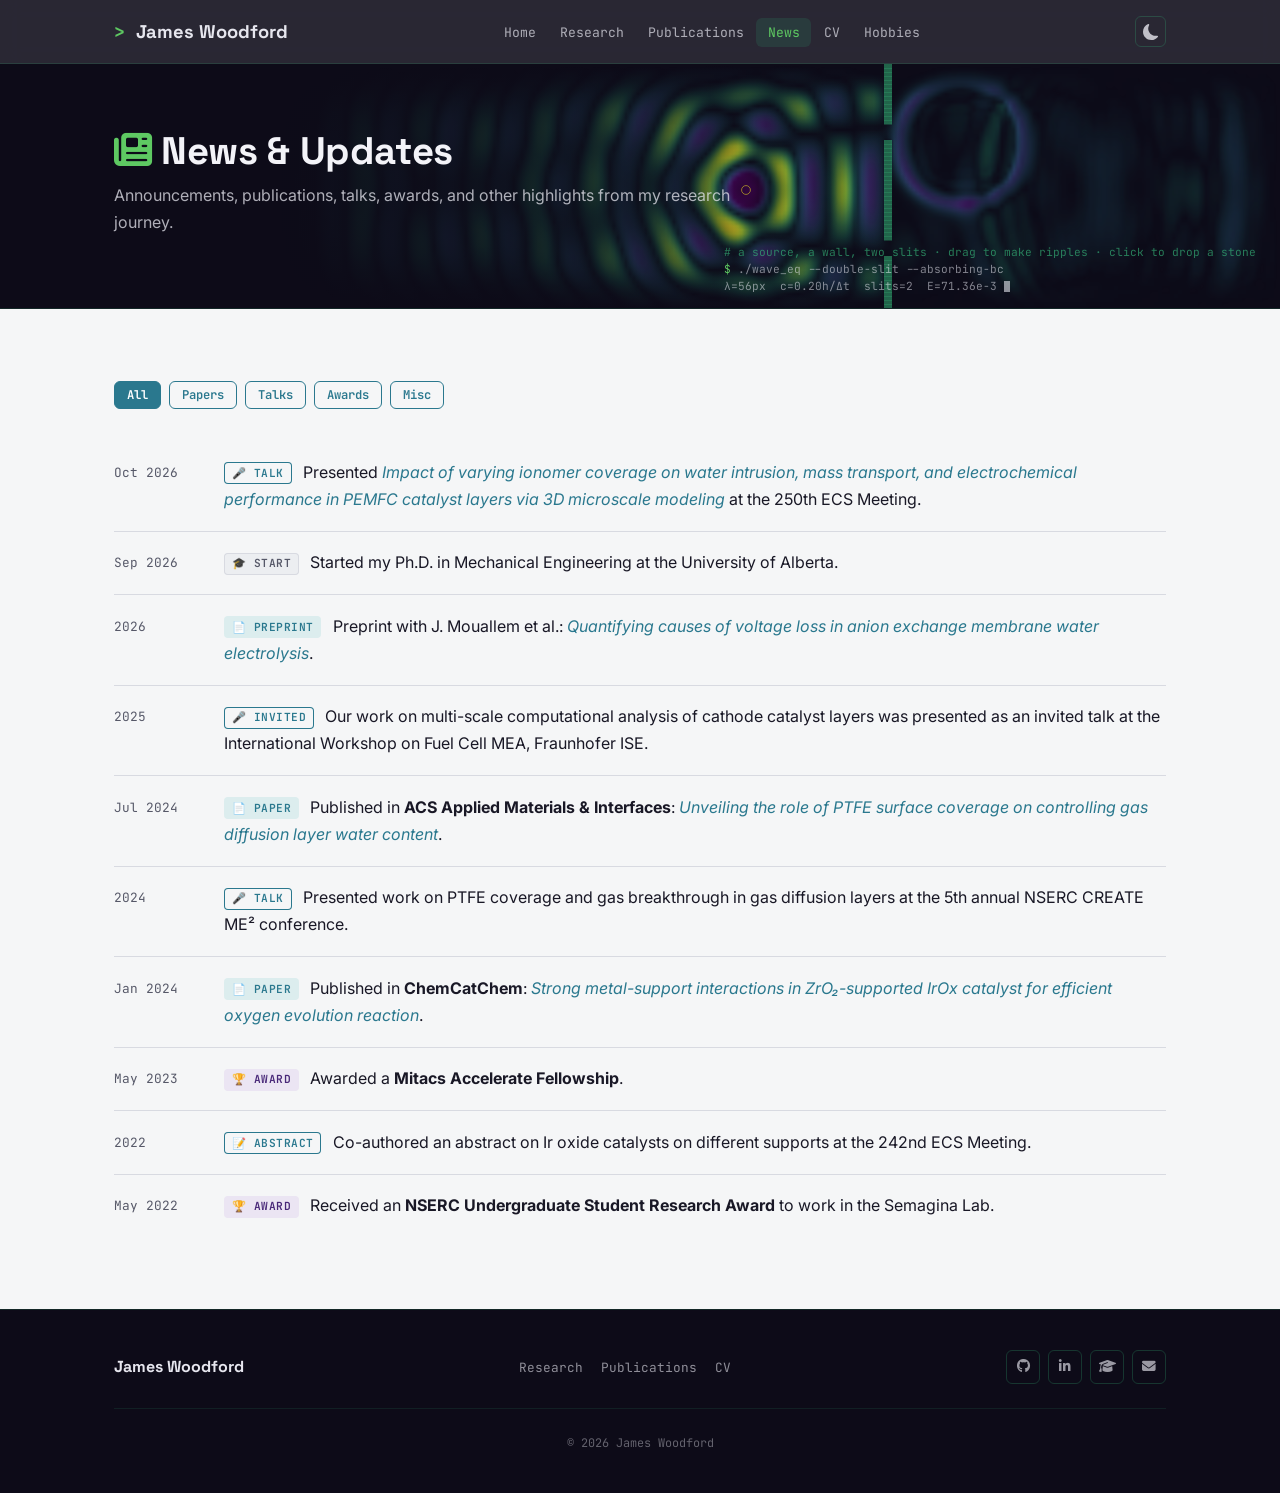
<file: news.html>
<!DOCTYPE html>
<html lang="en" data-theme="light">
<head>
  <meta charset="UTF-8">
  <meta name="viewport" content="width=device-width, initial-scale=1.0">
  <meta name="description" content="J. Woodford — News, updates, and announcements.">
  <meta name="base-url" content="">
  <title>News — James Woodford</title>
  <link rel="preconnect" href="https://fonts.googleapis.com">
  <link rel="preconnect" href="https://fonts.gstatic.com" crossorigin>
  <link rel="stylesheet" href="https://fonts.googleapis.com/css2?family=Inter:wght@400;500;600&family=JetBrains+Mono:wght@400;500;600&family=Space+Grotesk:wght@500;600;700&display=swap">
  <link rel="icon" href="data:image/svg+xml,%3Csvg xmlns='http://www.w3.org/2000/svg' viewBox='0 0 32 32'%3E%3Crect width='32' height='32' rx='6' fill='%230d0b18'/%3E%3Cpath d='M8 10l6 6-6 6' fill='none' stroke='%235ec962' stroke-width='3' stroke-linecap='round' stroke-linejoin='round'/%3E%3Cpath d='M16 22h8' stroke='%23fde725' stroke-width='3' stroke-linecap='round'/%3E%3C/svg%3E">
  <meta name="theme-color" content="#0d0b18">
  <link rel="stylesheet" href="assets/css/style.css">
  <link rel="stylesheet" href="https://cdnjs.cloudflare.com/ajax/libs/font-awesome/6.5.0/css/all.min.css"
        integrity="sha512-Avb2QiuDEEvB4bZJYdft2mNjVShBftLdPG8FJ0V7irTLQ8Uo0qcPxh4Plq7G5tGm0rU+1SPhVotteLpBERwTkw=="
        crossorigin="anonymous" referrerpolicy="no-referrer">
  <script>try{var t=localStorage.getItem('theme')||(matchMedia('(prefers-color-scheme: dark)').matches?'dark':'light');document.documentElement.setAttribute('data-theme',t)}catch(e){}</script>
</head>
<body>

<nav class="navbar" role="navigation" aria-label="Main navigation">
  <div class="container">
    <a class="nav-brand" href="index.html">J. Woodford</a>
    <ul class="nav-links" id="nav-links">
      <li><a href="index.html">Home</a></li>
      <li><a href="research.html">Research</a></li>
      <li><a href="publications.html">Publications</a></li>
      <li><a href="news.html">News</a></li>
      <li><a href="cv.html">CV</a></li>
      <li><a href="hobbies.html">Hobbies</a></li>
    </ul>
    <div class="nav-actions">
      <button class="btn-icon" id="theme-toggle" aria-label="Toggle dark mode" title="Toggle dark mode"></button>
      <button class="hamburger" id="hamburger" aria-label="Open menu" aria-expanded="false" aria-controls="nav-links">
        <span></span><span></span><span></span>
      </button>
    </div>
  </div>
</nav>

<!-- Page Hero -->
<section class="page-hero" data-sim="news">
  <div class="container">
    <h1 style="color:#fff;margin-bottom:.5rem;">
      <i class="fas fa-newspaper" style="margin-right:.6rem;opacity:.8"></i>News &amp; Updates
    </h1>
    <p style="color:rgba(255,255,255,.75);max-width:620px;">
      Announcements, publications, talks, awards, and other highlights from my research journey.
    </p>
  </div>
</section>

<section class="section">
  <div class="container">

    <!-- Filter buttons -->
    <div style="display:flex;flex-wrap:wrap;gap:.5rem;margin-bottom:2rem;">
      <button class="btn btn-sm btn-primary" onclick="filterNews('all', this)">All</button>
      <button class="btn btn-sm btn-outline" onclick="filterNews('paper', this)">Papers</button>
      <button class="btn btn-sm btn-outline" onclick="filterNews('talk', this)">Talks</button>
      <button class="btn btn-sm btn-outline" onclick="filterNews('award', this)">Awards</button>
      <button class="btn btn-sm btn-outline" onclick="filterNews('misc', this)">Misc</button>
    </div>

    <ul class="news-list" id="full-news-list">
      <!-- Filled from data/content.json → news -->
    </ul>
  </div>
</section>

<footer>
  <div class="container">
    <div class="footer-inner">
      <span class="footer-name">J. Woodford</span>
      <ul class="footer-links">
        <li><a href="research.html">Research</a></li>
        <li><a href="publications.html">Publications</a></li>
        <li><a href="cv.html">CV</a></li>
      </ul>
      <div class="footer-social">
        <a href="https://github.com/james-woodford-dev" target="_blank" rel="noopener" data-content-href="github" aria-label="GitHub"><i class="fab fa-github"></i></a>
        <a href="https://www.linkedin.com/in/james-woodford-2b468316a" target="_blank" rel="noopener" data-content-href="linkedin" aria-label="LinkedIn"><i class="fab fa-linkedin-in"></i></a>
        <a href="https://scholar.google.com/citations?user=lofMBZ4AAAAJ" target="_blank" rel="noopener" data-content-href="scholar" aria-label="Google Scholar"><i class="fas fa-graduation-cap"></i></a>
        <a href="mailto:james.woodford@ualberta.ca" data-content-href="email" aria-label="Email"><i class="fas fa-envelope"></i></a>
      </div>
    </div>
    <p class="footer-copy">&copy; <span id="year"></span> James Woodford</p>
  </div>
</footer>

<button id="scroll-top" aria-label="Scroll to top" style="position:fixed;bottom:2rem;right:2rem;background:var(--accent);color:var(--on-accent);border:none;border-radius:var(--radius);width:42px;height:42px;cursor:pointer;opacity:0;pointer-events:none;transition:opacity .3s;display:flex;align-items:center;justify-content:center;font-size:1.1rem;box-shadow:var(--shadow);">
  <i class="fas fa-arrow-up"></i>
</button>

<script src="assets/js/main.js"></script>
<script src="assets/js/page-sims.js"></script>
<script>
  document.getElementById('year').textContent = new Date().getFullYear();

  function filterNews(type, btn) {
    // Update button states
    document.querySelectorAll('[onclick^="filterNews"]').forEach(b => {
      b.className = 'btn btn-sm btn-outline';
    });
    btn.className = 'btn btn-sm btn-primary';

    // Show/hide items
    document.querySelectorAll('#full-news-list .news-item').forEach(item => {
      item.style.display = (type === 'all' || item.dataset.type === type) ? '' : 'none';
    });
  }
</script>
</body>
</html>
</file>
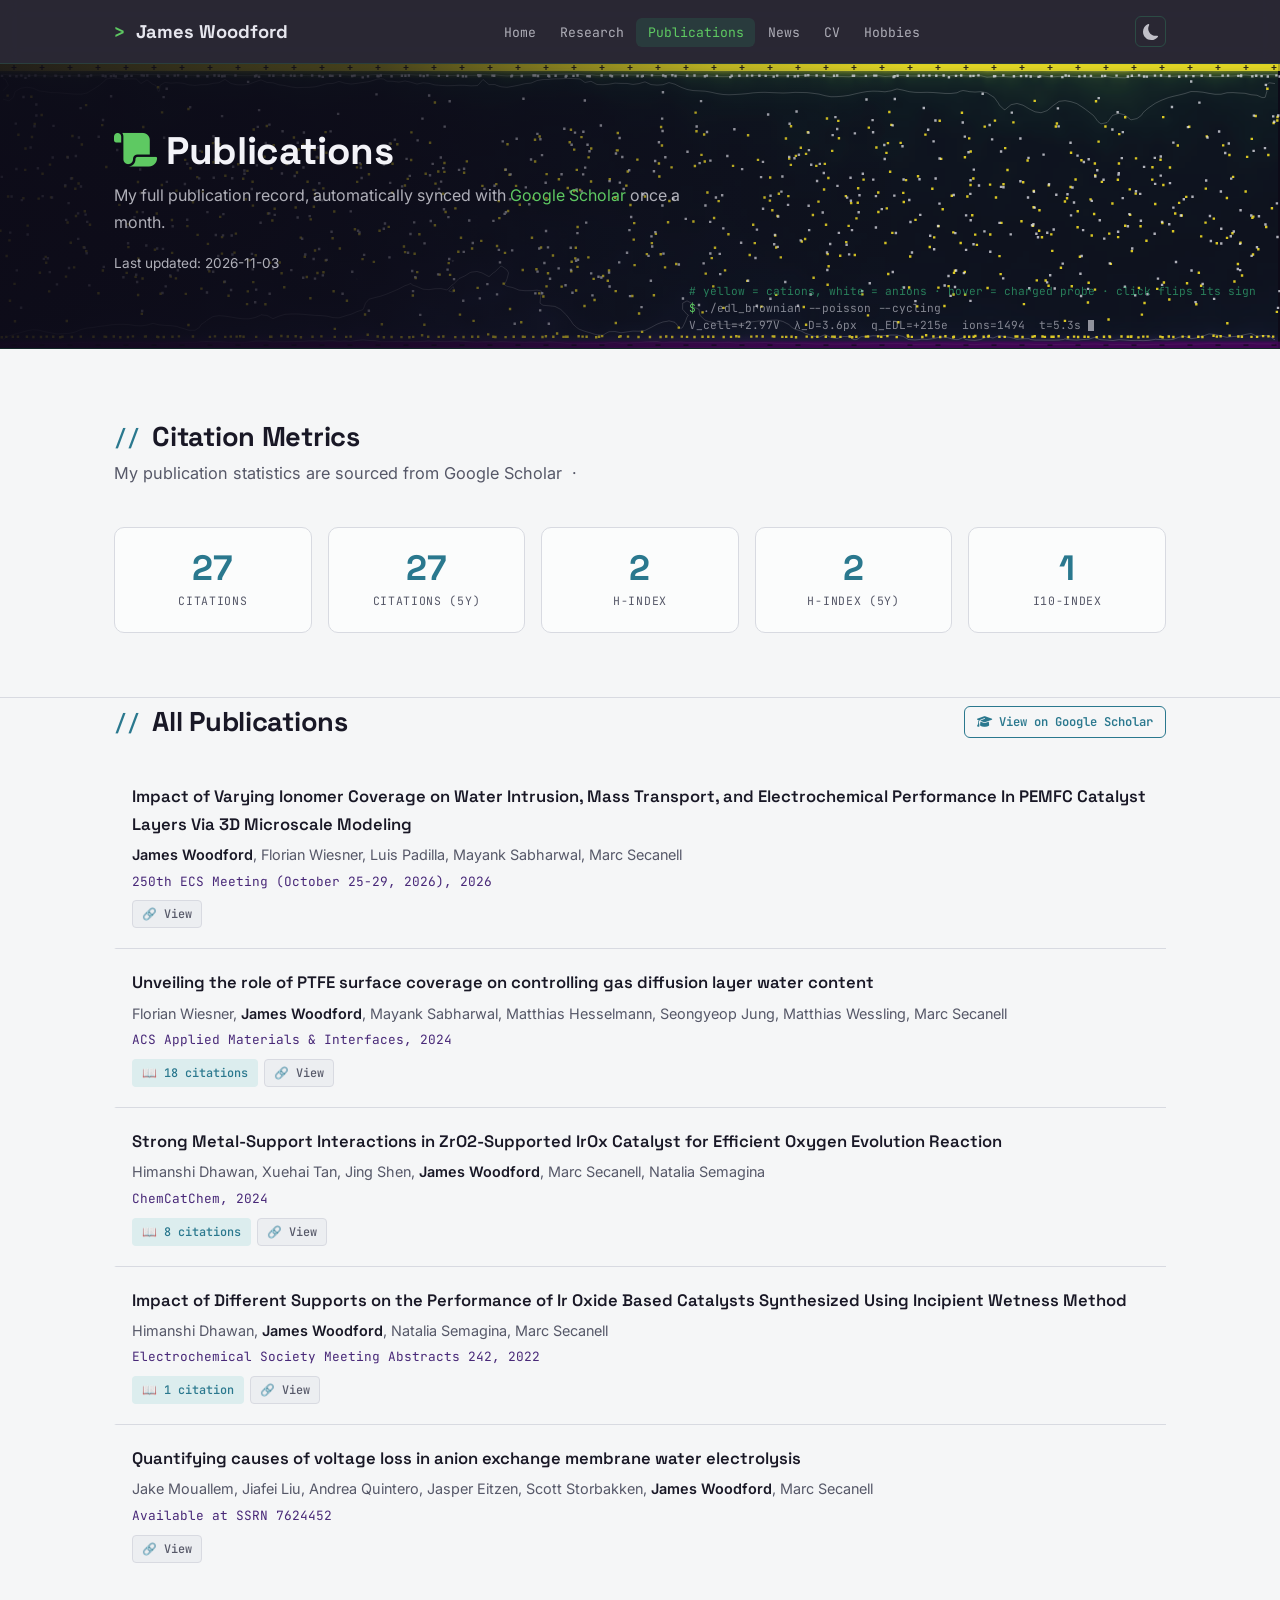
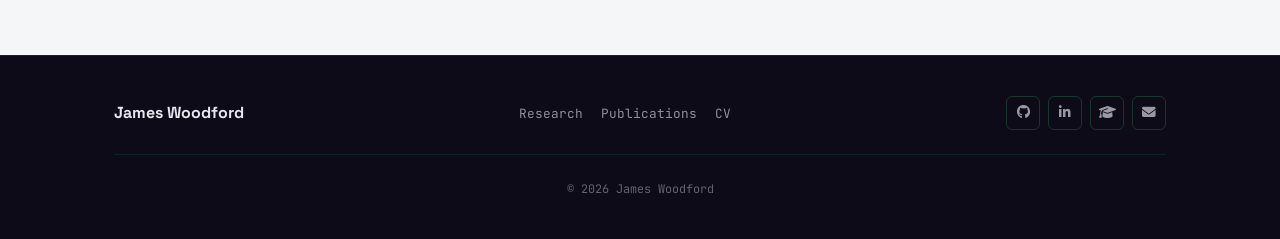
<file: publications.html>
<!DOCTYPE html>
<html lang="en" data-theme="light">
<head>
  <meta charset="UTF-8">
  <meta name="viewport" content="width=device-width, initial-scale=1.0">
  <meta name="description" content="J. Woodford — Publications, citation metrics, and research output pulled from Google Scholar.">
  <meta name="base-url" content="">
  <title>Publications — James Woodford</title>
  <link rel="preconnect" href="https://fonts.googleapis.com">
  <link rel="preconnect" href="https://fonts.gstatic.com" crossorigin>
  <link rel="stylesheet" href="https://fonts.googleapis.com/css2?family=Inter:wght@400;500;600&family=JetBrains+Mono:wght@400;500;600&family=Space+Grotesk:wght@500;600;700&display=swap">
  <link rel="icon" href="data:image/svg+xml,%3Csvg xmlns='http://www.w3.org/2000/svg' viewBox='0 0 32 32'%3E%3Crect width='32' height='32' rx='6' fill='%230d0b18'/%3E%3Cpath d='M8 10l6 6-6 6' fill='none' stroke='%235ec962' stroke-width='3' stroke-linecap='round' stroke-linejoin='round'/%3E%3Cpath d='M16 22h8' stroke='%23fde725' stroke-width='3' stroke-linecap='round'/%3E%3C/svg%3E">
  <meta name="theme-color" content="#0d0b18">
  <link rel="stylesheet" href="assets/css/style.css">
  <link rel="stylesheet" href="https://cdnjs.cloudflare.com/ajax/libs/font-awesome/6.5.0/css/all.min.css"
        integrity="sha512-Avb2QiuDEEvB4bZJYdft2mNjVShBftLdPG8FJ0V7irTLQ8Uo0qcPxh4Plq7G5tGm0rU+1SPhVotteLpBERwTkw=="
        crossorigin="anonymous" referrerpolicy="no-referrer">
  <script>try{var t=localStorage.getItem('theme')||(matchMedia('(prefers-color-scheme: dark)').matches?'dark':'light');document.documentElement.setAttribute('data-theme',t)}catch(e){}</script>
</head>
<body>

<nav class="navbar" role="navigation" aria-label="Main navigation">
  <div class="container">
    <a class="nav-brand" href="index.html">J. Woodford</a>
    <ul class="nav-links" id="nav-links">
      <li><a href="index.html">Home</a></li>
      <li><a href="research.html">Research</a></li>
      <li><a href="publications.html">Publications</a></li>
      <li><a href="news.html">News</a></li>
      <li><a href="cv.html">CV</a></li>
      <li><a href="hobbies.html">Hobbies</a></li>
    </ul>
    <div class="nav-actions">
      <button class="btn-icon" id="theme-toggle" aria-label="Toggle dark mode" title="Toggle dark mode"></button>
      <button class="hamburger" id="hamburger" aria-label="Open menu" aria-expanded="false" aria-controls="nav-links">
        <span></span><span></span><span></span>
      </button>
    </div>
  </div>
</nav>

<!-- Page Hero -->
<section class="page-hero" data-sim="publications">
  <div class="container">
    <h1 style="color:#fff;margin-bottom:.5rem;">
      <i class="fas fa-scroll" style="margin-right:.6rem;opacity:.8"></i>Publications
    </h1>
    <p style="color:rgba(255,255,255,.75);max-width:620px;">
      My full publication record, automatically synced with 
      <a href="https://scholar.google.com/citations?user=lofMBZ4AAAAJ" 
         target="_blank" rel="noopener" data-content-href="scholar" style="color:rgba(255,255,255,.9);">Google Scholar</a> 
      once a month.
    </p>
    <p id="last-updated" style="color:rgba(255,255,255,.55);font-size:.85rem;margin-top:.5rem;"></p>
  </div>
</section>

<!-- Scholar Stats -->
<section class="section" style="padding-bottom:1.5rem;">
  <div class="container">
    <h2 class="section-title">Citation Metrics</h2>
    <p class="section-subtitle">My publication statistics are sourced from Google Scholar &nbsp;·&nbsp;</p>
    <div class="scholar-stats" id="scholar-stats">
      <!-- Populated by JS from data/scholar.json -->
      <div class="stat-box"><div class="stat-value skeleton" style="width:60%;margin:0 auto .5rem;">&nbsp;</div><div class="stat-label">Citations</div></div>
      <div class="stat-box"><div class="stat-value skeleton" style="width:60%;margin:0 auto .5rem;">&nbsp;</div><div class="stat-label">Citations (5y)</div></div>
      <div class="stat-box"><div class="stat-value skeleton" style="width:60%;margin:0 auto .5rem;">&nbsp;</div><div class="stat-label">h-index</div></div>
      <div class="stat-box"><div class="stat-value skeleton" style="width:60%;margin:0 auto .5rem;">&nbsp;</div><div class="stat-label">h-index (5y)</div></div>
      <div class="stat-box"><div class="stat-value skeleton" style="width:60%;margin:0 auto .5rem;">&nbsp;</div><div class="stat-label">i10-index</div></div>
    </div>
  </div>
</section>

<!-- Publication List -->
<section class="section" style="padding-top:0.5rem;">
  <div class="container">
    <div style="display:flex;align-items:center;justify-content:space-between;flex-wrap:wrap;gap:1rem;margin-bottom:1.5rem;">
      <h2 class="section-title" style="margin-bottom:0;">All Publications</h2>
      <a href="https://scholar.google.com/citations?user=lofMBZ4AAAAJ" 
         target="_blank" rel="noopener" data-content-href="scholar" class="btn btn-outline btn-sm">
        <i class="fas fa-graduation-cap"></i> View on Google Scholar
      </a>
    </div>
    <div id="publications-container">
      <!-- Loading skeletons -->
      <div class="pub-item">
        <div class="skeleton" style="height:1.1rem;width:75%;margin-bottom:.4rem;">&nbsp;</div>
        <div class="skeleton" style="height:.85rem;width:50%;margin-bottom:.3rem;">&nbsp;</div>
        <div class="skeleton" style="height:.85rem;width:35%;">&nbsp;</div>
      </div>
      <div class="pub-item">
        <div class="skeleton" style="height:1.1rem;width:65%;margin-bottom:.4rem;">&nbsp;</div>
        <div class="skeleton" style="height:.85rem;width:55%;margin-bottom:.3rem;">&nbsp;</div>
        <div class="skeleton" style="height:.85rem;width:30%;">&nbsp;</div>
      </div>
      <div class="pub-item">
        <div class="skeleton" style="height:1.1rem;width:80%;margin-bottom:.4rem;">&nbsp;</div>
        <div class="skeleton" style="height:.85rem;width:45%;margin-bottom:.3rem;">&nbsp;</div>
        <div class="skeleton" style="height:.85rem;width:28%;">&nbsp;</div>
      </div>
    </div>
  </div>
</section>

<footer>
  <div class="container">
    <div class="footer-inner">
      <span class="footer-name">J. Woodford</span>
      <ul class="footer-links">
        <li><a href="research.html">Research</a></li>
        <li><a href="publications.html">Publications</a></li>
        <li><a href="cv.html">CV</a></li>
      </ul>
      <div class="footer-social">
        <a href="https://github.com/james-woodford-dev" target="_blank" rel="noopener" data-content-href="github" aria-label="GitHub"><i class="fab fa-github"></i></a>
        <a href="https://www.linkedin.com/in/james-woodford-2b468316a" target="_blank" rel="noopener" data-content-href="linkedin" aria-label="LinkedIn"><i class="fab fa-linkedin-in"></i></a>
        <a href="https://scholar.google.com/citations?user=lofMBZ4AAAAJ" target="_blank" rel="noopener" data-content-href="scholar" aria-label="Google Scholar"><i class="fas fa-graduation-cap"></i></a>
        <a href="mailto:james.woodford@ualberta.ca" data-content-href="email" aria-label="Email"><i class="fas fa-envelope"></i></a>
      </div>
    </div>
    <p class="footer-copy">&copy; <span id="year"></span> James Woodford</p>
  </div>
</footer>

<button id="scroll-top" aria-label="Scroll to top" style="position:fixed;bottom:2rem;right:2rem;background:var(--accent);color:var(--on-accent);border:none;border-radius:var(--radius);width:42px;height:42px;cursor:pointer;opacity:0;pointer-events:none;transition:opacity .3s;display:flex;align-items:center;justify-content:center;font-size:1.1rem;box-shadow:var(--shadow);">
  <i class="fas fa-arrow-up"></i>
</button>

<script src="assets/js/main.js"></script>
<script src="assets/js/page-sims.js"></script>
<script>document.getElementById('year').textContent = new Date().getFullYear();</script>
</body>
</html>
</file>
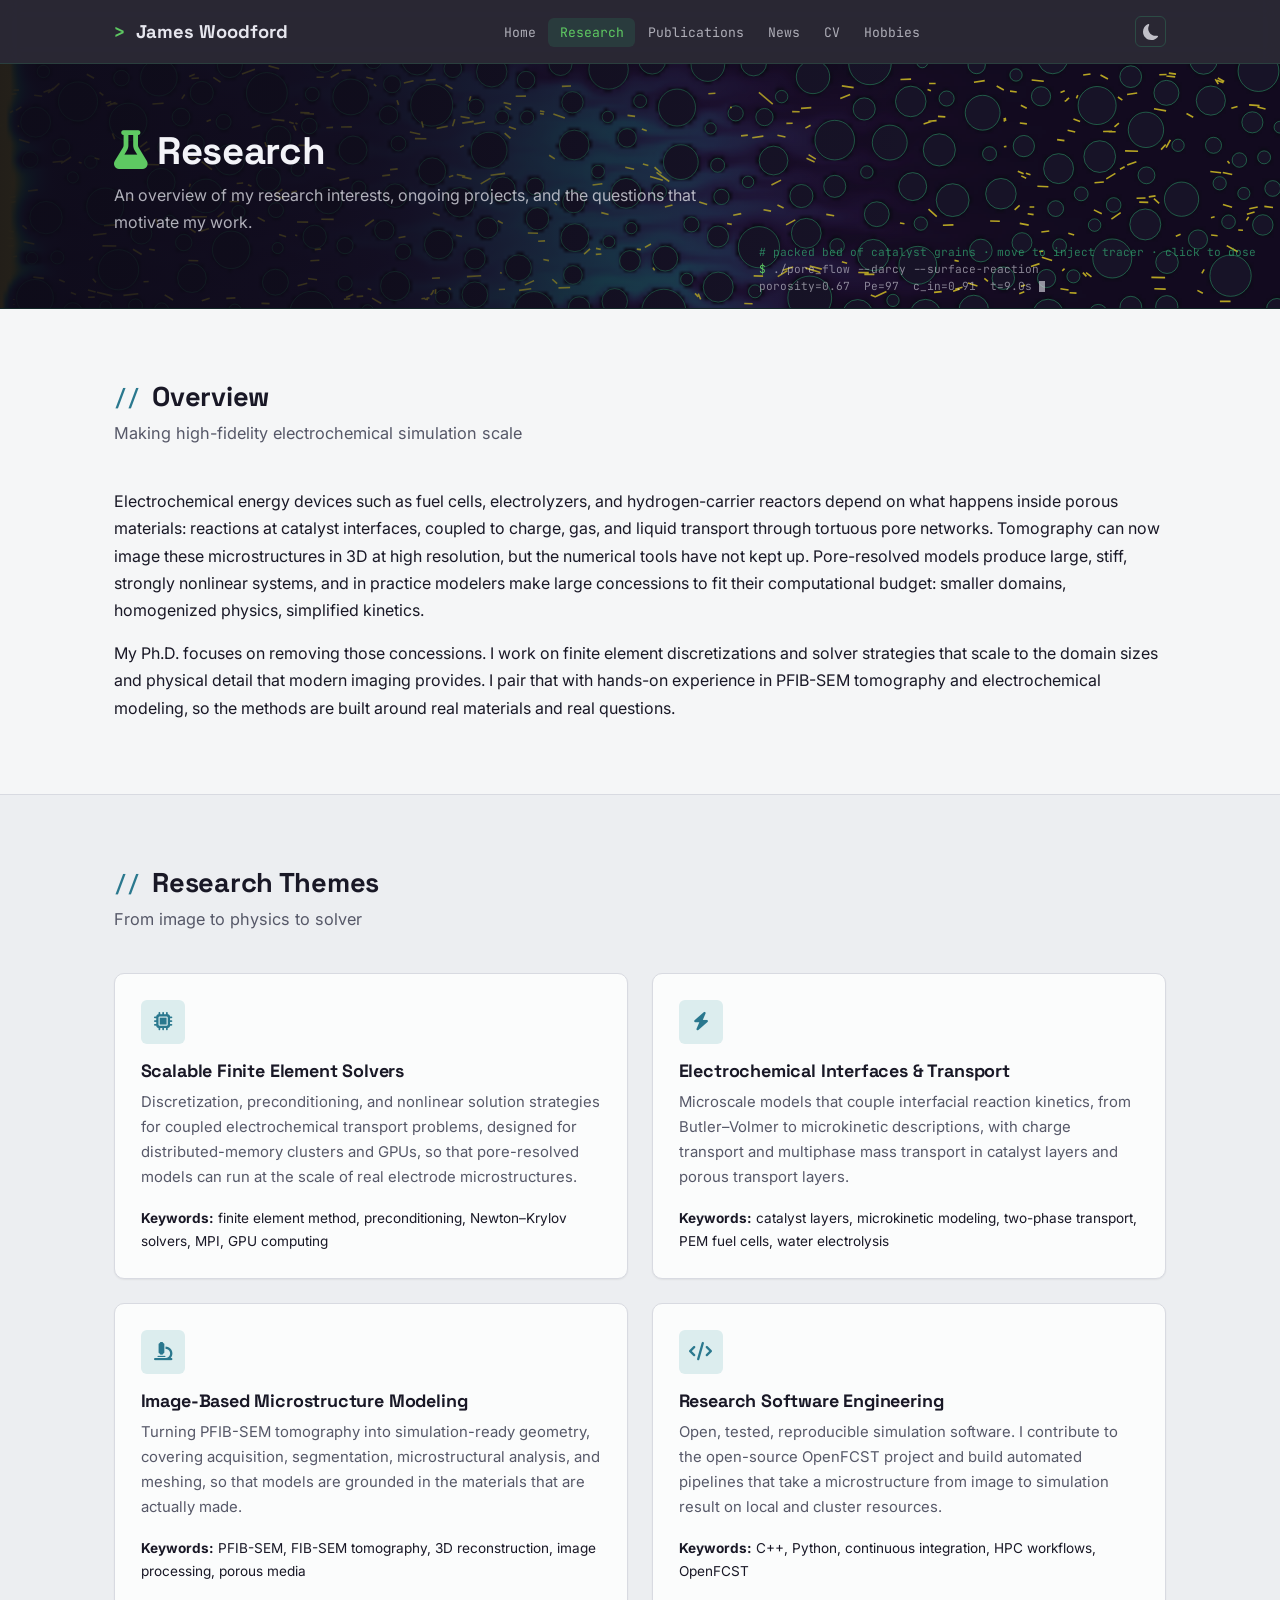
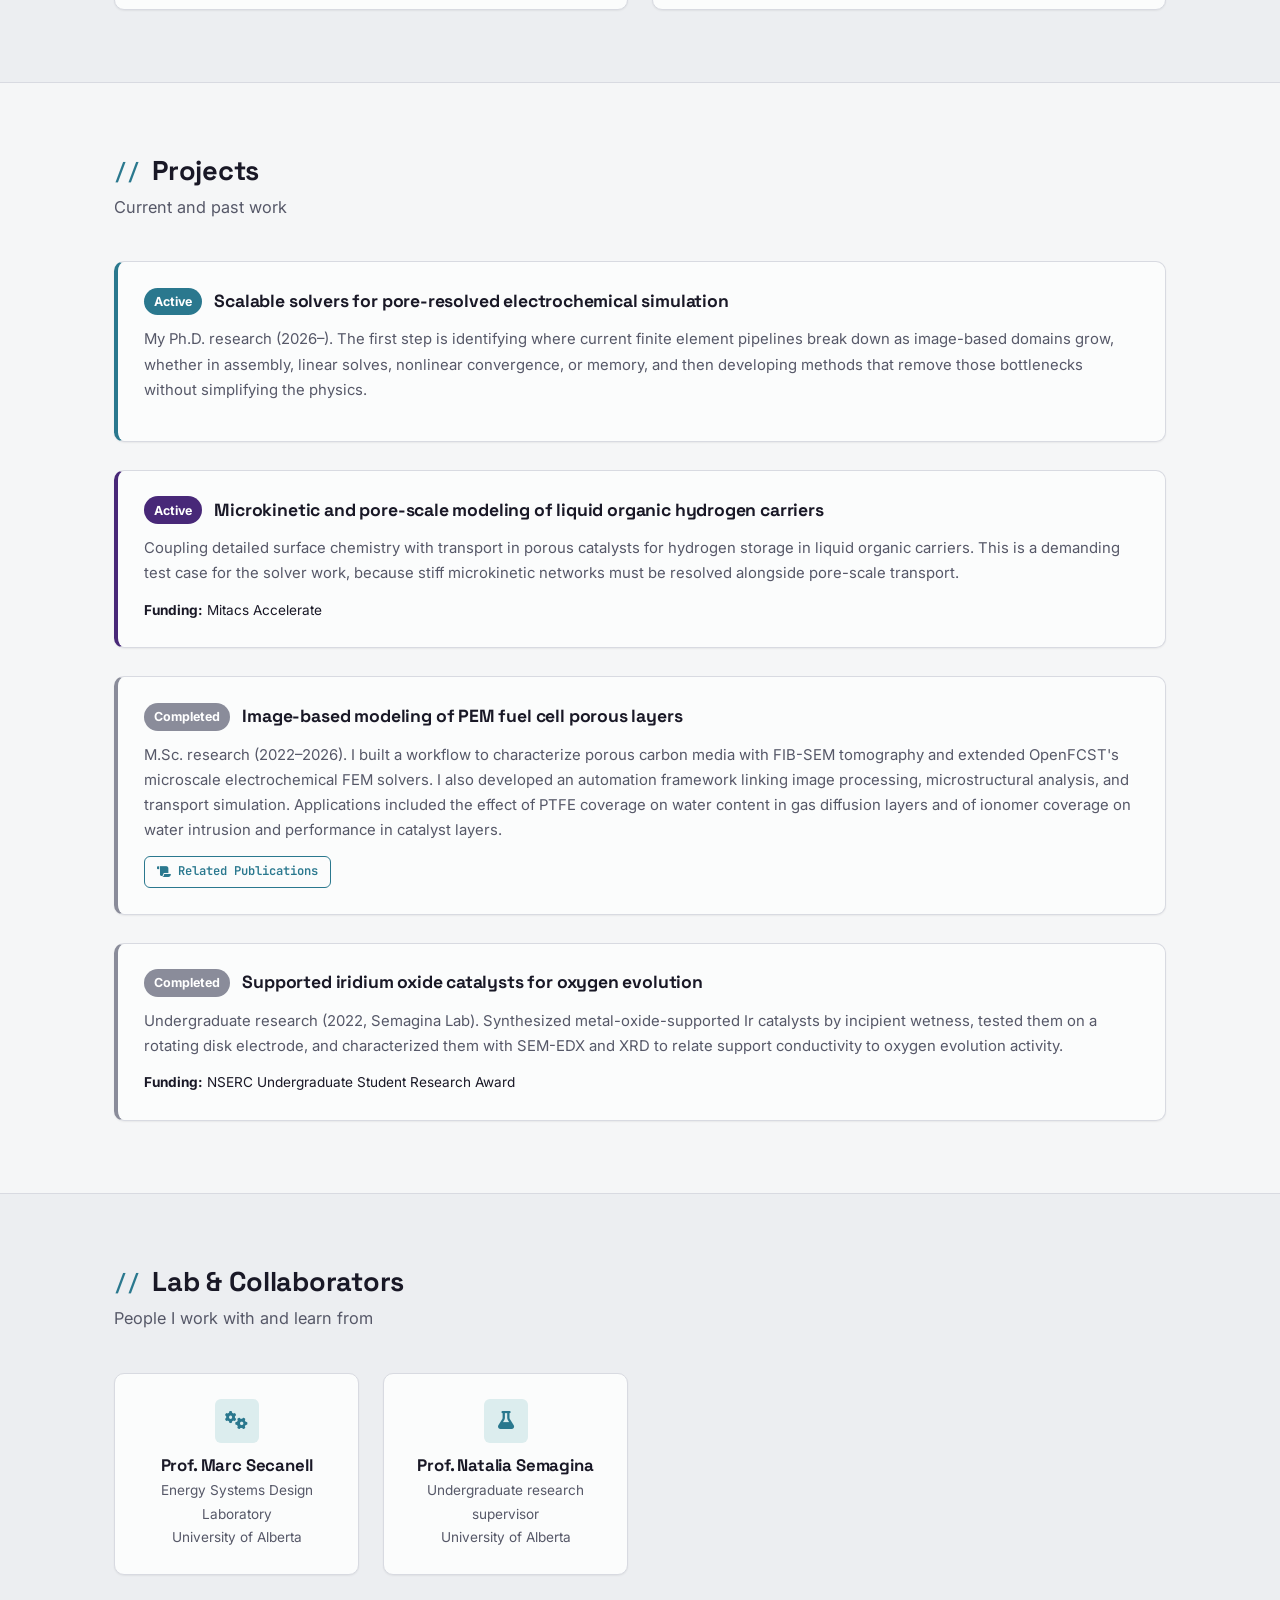
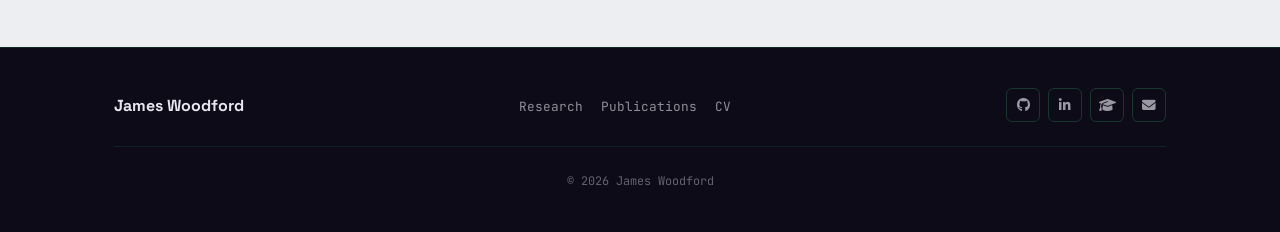
<file: research.html>
<!DOCTYPE html>
<html lang="en" data-theme="light">
<head>
  <meta charset="UTF-8">
  <meta name="viewport" content="width=device-width, initial-scale=1.0">
  <meta name="description" content="James Woodford — research on scalable numerical methods, electrochemical modeling, and image-based microstructure simulation.">
  <meta name="base-url" content="">
  <title>Research — James Woodford</title>
  <link rel="preconnect" href="https://fonts.googleapis.com">
  <link rel="preconnect" href="https://fonts.gstatic.com" crossorigin>
  <link rel="stylesheet" href="https://fonts.googleapis.com/css2?family=Inter:wght@400;500;600&family=JetBrains+Mono:wght@400;500;600&family=Space+Grotesk:wght@500;600;700&display=swap">
  <link rel="icon" href="data:image/svg+xml,%3Csvg xmlns='http://www.w3.org/2000/svg' viewBox='0 0 32 32'%3E%3Crect width='32' height='32' rx='6' fill='%230d0b18'/%3E%3Cpath d='M8 10l6 6-6 6' fill='none' stroke='%235ec962' stroke-width='3' stroke-linecap='round' stroke-linejoin='round'/%3E%3Cpath d='M16 22h8' stroke='%23fde725' stroke-width='3' stroke-linecap='round'/%3E%3C/svg%3E">
  <meta name="theme-color" content="#0d0b18">
  <link rel="stylesheet" href="assets/css/style.css">
  <link rel="stylesheet" href="https://cdnjs.cloudflare.com/ajax/libs/font-awesome/6.5.0/css/all.min.css"
        integrity="sha512-Avb2QiuDEEvB4bZJYdft2mNjVShBftLdPG8FJ0V7irTLQ8Uo0qcPxh4Plq7G5tGm0rU+1SPhVotteLpBERwTkw=="
        crossorigin="anonymous" referrerpolicy="no-referrer">
  <script>try{var t=localStorage.getItem('theme')||(matchMedia('(prefers-color-scheme: dark)').matches?'dark':'light');document.documentElement.setAttribute('data-theme',t)}catch(e){}</script>
</head>
<body>

<nav class="navbar" role="navigation" aria-label="Main navigation">
  <div class="container">
    <a class="nav-brand" href="index.html">J. Woodford</a>
    <ul class="nav-links" id="nav-links">
      <li><a href="index.html">Home</a></li>
      <li><a href="research.html">Research</a></li>
      <li><a href="publications.html">Publications</a></li>
      <li><a href="news.html">News</a></li>
      <li><a href="cv.html">CV</a></li>
      <li><a href="hobbies.html">Hobbies</a></li>
    </ul>
    <div class="nav-actions">
      <button class="btn-icon" id="theme-toggle" aria-label="Toggle dark mode" title="Toggle dark mode"></button>
      <button class="hamburger" id="hamburger" aria-label="Open menu" aria-expanded="false" aria-controls="nav-links">
        <span></span><span></span><span></span>
      </button>
    </div>
  </div>
</nav>

<!-- Page Hero -->
<section class="page-hero" data-sim="research">
  <div class="container">
    <h1 style="color:#fff;margin-bottom:.5rem;"><i class="fas fa-flask" style="margin-right:.6rem;opacity:.8"></i>Research</h1>
    <p style="color:rgba(255,255,255,.75);max-width:620px;">
      An overview of my research interests, ongoing projects, and the questions that motivate my work.
    </p>
  </div>
</section>

<!-- Research Overview -->
<section class="section">
  <div class="container">
    <h2 class="section-title">Overview</h2>
    <p class="section-subtitle">Making high-fidelity electrochemical simulation scale</p>
    <p>
      Electrochemical energy devices such as fuel cells, electrolyzers, and hydrogen-carrier reactors
      depend on what happens inside porous materials: reactions at catalyst interfaces, coupled to
      charge, gas, and liquid transport through tortuous pore networks. Tomography can now image these
      microstructures in 3D at high resolution, but the numerical tools have not kept up. Pore-resolved
      models produce large, stiff, strongly nonlinear systems, and in practice modelers make large
      concessions to fit their computational budget: smaller domains, homogenized physics, simplified kinetics.
    </p>
    <p>
      My Ph.D. focuses on removing those concessions. I work on finite element discretizations and
      solver strategies that scale to the domain sizes and physical detail that modern imaging provides.
      I pair that with hands-on experience in PFIB-SEM tomography and electrochemical modeling, so the
      methods are built around real materials and real questions.
    </p>
  </div>
</section>

<!-- Research Themes -->
<section class="section section-alt">
  <div class="container">
    <h2 class="section-title">Research Themes</h2>
    <p class="section-subtitle">From image to physics to solver</p>
    <div class="card-grid card-grid-2">

      <div class="card">
        <div class="card-icon"><i class="fas fa-microchip"></i></div>
        <h3 class="card-title">Scalable Finite Element Solvers</h3>
        <p style="font-size:.93rem;color:var(--text-muted);">
          Discretization, preconditioning, and nonlinear solution strategies for coupled
          electrochemical transport problems, designed for distributed-memory clusters and GPUs,
          so that pore-resolved models can run at the scale of real electrode microstructures.
        </p>
        <p style="font-size:.85rem;margin-top:.75rem;">
          <strong>Keywords:</strong> finite element method, preconditioning, Newton–Krylov solvers, MPI, GPU computing
        </p>
      </div>

      <div class="card">
        <div class="card-icon"><i class="fas fa-bolt"></i></div>
        <h3 class="card-title">Electrochemical Interfaces &amp; Transport</h3>
        <p style="font-size:.93rem;color:var(--text-muted);">
          Microscale models that couple interfacial reaction kinetics, from Butler–Volmer to
          microkinetic descriptions, with charge transport and multiphase mass transport in catalyst
          layers and porous transport layers.
        </p>
        <p style="font-size:.85rem;margin-top:.75rem;">
          <strong>Keywords:</strong> catalyst layers, microkinetic modeling, two-phase transport, PEM fuel cells, water electrolysis
        </p>
      </div>

      <div class="card">
        <div class="card-icon"><i class="fas fa-microscope"></i></div>
        <h3 class="card-title">Image-Based Microstructure Modeling</h3>
        <p style="font-size:.93rem;color:var(--text-muted);">
          Turning PFIB-SEM tomography into simulation-ready geometry, covering acquisition,
          segmentation, microstructural analysis, and meshing, so that models are grounded in the
          materials that are actually made.
        </p>
        <p style="font-size:.85rem;margin-top:.75rem;">
          <strong>Keywords:</strong> PFIB-SEM, FIB-SEM tomography, 3D reconstruction, image processing, porous media
        </p>
      </div>

      <div class="card">
        <div class="card-icon"><i class="fas fa-code"></i></div>
        <h3 class="card-title">Research Software Engineering</h3>
        <p style="font-size:.93rem;color:var(--text-muted);">
          Open, tested, reproducible simulation software. I contribute to the open-source
          OpenFCST project and build
          automated pipelines that take a microstructure from image to simulation result on local
          and cluster resources.
        </p>
        <p style="font-size:.85rem;margin-top:.75rem;">
          <strong>Keywords:</strong> C++, Python, continuous integration, HPC workflows, OpenFCST
        </p>
      </div>

    </div>
  </div>
</section>

<!-- Projects -->
<section class="section">
  <div class="container">
    <h2 class="section-title">Projects</h2>
    <p class="section-subtitle">Current and past work</p>

    <div style="display:flex;flex-direction:column;gap:1.75rem;">

      <div class="card" style="border-left:4px solid var(--accent);">
        <div style="display:flex;align-items:center;gap:.75rem;margin-bottom:.75rem;">
          <span style="background:var(--accent);color:#fff;padding:.2rem .65rem;border-radius:50px;font-size:.78rem;font-weight:700;">Active</span>
          <h3 style="margin:0;font-size:1.1rem;">Scalable solvers for pore-resolved electrochemical simulation</h3>
        </div>
        <p style="font-size:.93rem;color:var(--text-muted);margin-bottom:.75rem;">
          My Ph.D. research (2026–). The first step is identifying where current finite element
          pipelines break down as image-based domains grow, whether in assembly, linear solves,
          nonlinear convergence, or memory, and then developing methods that remove those bottlenecks
          without simplifying the physics.
        </p>
      </div>

      <div class="card" style="border-left:4px solid var(--teal);">
        <div style="display:flex;align-items:center;gap:.75rem;margin-bottom:.75rem;">
          <span style="background:var(--teal);color:#fff;padding:.2rem .65rem;border-radius:50px;font-size:.78rem;font-weight:700;">Active</span>
          <h3 style="margin:0;font-size:1.1rem;">Microkinetic and pore-scale modeling of liquid organic hydrogen carriers</h3>
        </div>
        <p style="font-size:.93rem;color:var(--text-muted);margin-bottom:.75rem;">
          Coupling detailed surface chemistry with transport in porous catalysts for hydrogen storage
          in liquid organic carriers. This is a demanding test case for the solver work, because stiff
          microkinetic networks must be resolved alongside pore-scale transport.
        </p>
        <p style="font-size:.85rem;margin-bottom:0;">
          <strong>Funding:</strong> Mitacs Accelerate
        </p>
      </div>

      <div class="card" style="border-left:4px solid var(--text-light);">
        <div style="display:flex;align-items:center;gap:.75rem;margin-bottom:.75rem;">
          <span style="background:var(--text-light);color:#fff;padding:.2rem .65rem;border-radius:50px;font-size:.78rem;font-weight:700;">Completed</span>
          <h3 style="margin:0;font-size:1.1rem;">Image-based modeling of PEM fuel cell porous layers</h3>
        </div>
        <p style="font-size:.93rem;color:var(--text-muted);margin-bottom:.75rem;">
          M.Sc. research (2022–2026). I built a workflow to characterize porous carbon media with
          FIB-SEM tomography and extended OpenFCST's microscale electrochemical FEM solvers. I also
          developed an automation framework linking image processing, microstructural analysis,
          and transport simulation. Applications included the effect of PTFE coverage on water content
          in gas diffusion layers and of ionomer coverage on water intrusion and performance in
          catalyst layers.
        </p>
        <p style="font-size:.85rem;margin-bottom:0;">
          <a href="publications.html" class="btn btn-sm btn-outline">
            <i class="fas fa-scroll"></i> Related Publications
          </a>
        </p>
      </div>

      <div class="card" style="border-left:4px solid var(--text-light);">
        <div style="display:flex;align-items:center;gap:.75rem;margin-bottom:.75rem;">
          <span style="background:var(--text-light);color:#fff;padding:.2rem .65rem;border-radius:50px;font-size:.78rem;font-weight:700;">Completed</span>
          <h3 style="margin:0;font-size:1.1rem;">Supported iridium oxide catalysts for oxygen evolution</h3>
        </div>
        <p style="font-size:.93rem;color:var(--text-muted);margin-bottom:.75rem;">
          Undergraduate research (2022, Semagina Lab). Synthesized metal-oxide-supported Ir catalysts
          by incipient wetness, tested them on a rotating disk electrode, and characterized them with
          SEM-EDX and XRD to relate support conductivity to oxygen evolution activity.
        </p>
        <p style="font-size:.85rem;margin-bottom:0;">
          <strong>Funding:</strong> NSERC Undergraduate Student Research Award
        </p>
      </div>

    </div>
  </div>
</section>

<!-- Lab & Collaborators -->
<section class="section section-alt">
  <div class="container">
    <h2 class="section-title">Lab &amp; Collaborators</h2>
    <p class="section-subtitle">People I work with and learn from</p>
    <div class="card-grid" style="grid-template-columns:repeat(auto-fill,minmax(220px,1fr));">
      <div class="card" style="text-align:center;">
        <div class="card-icon" style="margin:0 auto .75rem;"><i class="fas fa-gears"></i></div>
        <h4 style="margin-bottom:.25rem;">Prof. Marc Secanell</h4>
        <p style="font-size:.85rem;color:var(--text-muted);">Energy Systems Design Laboratory<br>University of Alberta</p>
      </div>
      <div class="card" style="text-align:center;">
        <div class="card-icon" style="margin:0 auto .75rem;"><i class="fas fa-flask"></i></div>
        <h4 style="margin-bottom:.25rem;">Prof. Natalia Semagina</h4>
        <p style="font-size:.85rem;color:var(--text-muted);">Undergraduate research supervisor<br>University of Alberta</p>
      </div>
    </div>
  </div>
</section>

<footer>
  <div class="container">
    <div class="footer-inner">
      <span class="footer-name">J. Woodford</span>
      <ul class="footer-links">
        <li><a href="research.html">Research</a></li>
        <li><a href="publications.html">Publications</a></li>
        <li><a href="cv.html">CV</a></li>
      </ul>
      <div class="footer-social">
        <a href="https://github.com/james-woodford-dev" target="_blank" rel="noopener" data-content-href="github" aria-label="GitHub"><i class="fab fa-github"></i></a>
        <a href="https://www.linkedin.com/in/james-woodford-2b468316a" target="_blank" rel="noopener" data-content-href="linkedin" aria-label="LinkedIn"><i class="fab fa-linkedin-in"></i></a>
        <a href="https://scholar.google.com/citations?user=lofMBZ4AAAAJ" target="_blank" rel="noopener" data-content-href="scholar" aria-label="Google Scholar"><i class="fas fa-graduation-cap"></i></a>
        <a href="mailto:james.woodford@ualberta.ca" data-content-href="email" aria-label="Email"><i class="fas fa-envelope"></i></a>
      </div>
    </div>
    <p class="footer-copy">&copy; <span id="year"></span> James Woodford</p>
  </div>
</footer>

<button id="scroll-top" aria-label="Scroll to top" style="position:fixed;bottom:2rem;right:2rem;background:var(--accent);color:var(--on-accent);border:none;border-radius:var(--radius);width:42px;height:42px;cursor:pointer;opacity:0;pointer-events:none;transition:opacity .3s;display:flex;align-items:center;justify-content:center;font-size:1.1rem;box-shadow:var(--shadow);">
  <i class="fas fa-arrow-up"></i>
</button>

<script src="assets/js/main.js"></script>
<script src="assets/js/page-sims.js"></script>
<script>document.getElementById('year').textContent = new Date().getFullYear();</script>
</body>
</html>
</file>
<file: assets/css/style.css>
/* =============================================================
   Personal Academic Website — Main Stylesheet
   Palette: viridis (purple · blue · teal · green · yellow) on ink
   ============================================================= */

/* ── Custom properties ──────────────────────────────────────── */
:root {
  /* Brand palette — sampled from viridis (#440154 → #3b528b → #21918c → #5ec962 → #fde725) */
  --brand:          #2a788e;   /* viridis 0.40 — AA on light backgrounds */
  --brand-strong:   #3b528b;   /* viridis 0.25 */
  --brand-soft:     #dcedee;
  --accent2:        #482878;   /* viridis 0.10 */
  --accent2-soft:   #ebe5f3;
  --ink:            #0d0b18;   /* purple-black, the colour-map floor */
  --ink-2:          #161426;
  --on-accent:      #ffffff;

  /* Semantic aliases (used throughout HTML inline styles too) */
  --primary:        var(--brand);
  --accent:         var(--brand);
  --accent-hover:   var(--brand-strong);
  --teal:           var(--accent2);

  --bg:             #f5f6f7;
  --bg-alt:         #eceef1;
  --bg-card:        #fbfcfc;
  --text:           #191826;
  --text-muted:     #565868;
  --text-light:     #8a8c9a;
  --border:         #d8dae1;

  --font-sans:      'Inter', -apple-system, BlinkMacSystemFont, 'Segoe UI', Roboto, sans-serif;
  --font-display:   'Space Grotesk', var(--font-sans);
  --font-mono:      'JetBrains Mono', ui-monospace, SFMono-Regular, Menlo, Consolas, monospace;

  --nav-height:     64px;
  --max-w:          1100px;
  --radius:         6px;
  --radius-lg:      10px;
  --shadow-sm:      0 1px 2px rgba(13,11,24,.06);
  --shadow:         0 6px 18px rgba(13,11,24,.08);
  --shadow-lg:      0 14px 40px rgba(13,11,24,.16);
  --transition:     all 0.22s ease;
}

[data-theme="dark"] {
  --brand:          #35b779;   /* viridis 0.70 */
  --brand-strong:   #5ec962;   /* viridis 0.75 */
  --brand-soft:     #10292a;
  --accent2:        #fde725;   /* viridis 1.00 */
  --accent2-soft:   #29270f;
  --on-accent:      #0d0b18;

  --bg:             #0c0b16;
  --bg-alt:         #110f1e;
  --bg-card:        #161426;
  --text:           #e6e6ee;
  --text-muted:     #a3a3b8;
  --text-light:     #6d6c84;
  --border:         #262440;
  --shadow-sm:      0 1px 2px rgba(0,0,0,.4);
  --shadow:         0 6px 18px rgba(0,0,0,.45);
  --shadow-lg:      0 14px 40px rgba(0,0,0,.55);
}

/* ── Reset & base ───────────────────────────────────────────── */
*, *::before, *::after { box-sizing: border-box; margin: 0; padding: 0; }

html { scroll-behavior: smooth; font-size: 16px; }

body {
  font-family: var(--font-sans);
  background: var(--bg);
  color: var(--text);
  line-height: 1.7;
  min-height: 100vh;
  display: flex;
  flex-direction: column;
  transition: background 0.3s, color 0.3s;
  -webkit-font-smoothing: antialiased;
}

::selection { background: var(--brand); color: var(--on-accent); }

a { color: var(--accent); text-decoration: none; transition: var(--transition); }
a:hover { color: var(--accent-hover); text-decoration: underline; text-underline-offset: 3px; }

img { max-width: 100%; height: auto; display: block; }

h1, h2, h3, h4, h5 {
  font-family: var(--font-display);
  font-weight: 700;
  line-height: 1.2;
  letter-spacing: -0.01em;
  color: var(--text);
}
h1 { font-size: 2.4rem; }
h2 { font-size: 1.75rem; }
h3 { font-size: 1.3rem; }
h4 { font-size: 1.05rem; }

p { margin-bottom: 1rem; }
p:last-child { margin-bottom: 0; }
ul, ol { padding-left: 1.5rem; }
sub { font-size: .7em; }

/* ── Layout ─────────────────────────────────────────────────── */
.container { max-width: var(--max-w); margin: 0 auto; padding: 0 1.5rem; }
main { flex: 1; }

.section { padding: 4.5rem 0; }
.section + .section { border-top: 1px solid var(--border); }
.section-alt { background: var(--bg-alt); }

.section-title {
  font-size: 1.7rem;
  color: var(--text);
  margin-bottom: 0.4rem;
}
.section-title::before {
  content: '// ';
  font-family: var(--font-mono);
  font-weight: 500;
  color: var(--brand);
  font-size: .8em;
}
.section-subtitle {
  color: var(--text-muted);
  margin-bottom: 2.5rem;
  font-size: 1.02rem;
}

/* ── Navigation (always dark) ───────────────────────────────── */
.navbar {
  position: sticky;
  top: 0;
  z-index: 1000;
  background: rgba(13,11,24,.88);
  -webkit-backdrop-filter: saturate(140%) blur(10px);
  backdrop-filter: saturate(140%) blur(10px);
  border-bottom: 1px solid rgba(53,183,121,.16);
  height: var(--nav-height);
  display: flex;
  align-items: center;
}
.navbar .container {
  display: flex;
  align-items: center;
  justify-content: space-between;
  width: 100%;
}

.nav-brand {
  font-family: var(--font-display);
  color: #e6e6ee;
  font-size: 1.15rem;
  font-weight: 700;
  white-space: nowrap;
}
.nav-brand::before { content: '> '; font-family: var(--font-mono); color: #5ec962; }
.nav-brand:hover { color: #fff; text-decoration: none; }

.nav-links { display: flex; list-style: none; gap: 0.1rem; padding: 0; }
.nav-links a {
  font-family: var(--font-mono);
  color: rgba(230,230,238,.7);
  padding: 0.35rem 0.7rem;
  border-radius: var(--radius);
  font-size: 0.82rem;
  white-space: nowrap;
}
.nav-links a:hover { color: #fff; background: rgba(53,183,121,.12); text-decoration: none; }
.nav-links a.active { color: #5ec962; background: rgba(53,183,121,.14); }

.nav-actions { display: flex; align-items: center; gap: 0.5rem; }

.btn-icon {
  background: transparent;
  border: 1px solid rgba(53,183,121,.25);
  cursor: pointer;
  color: rgba(230,230,238,.8);
  padding: 0.4rem;
  border-radius: var(--radius);
  display: flex;
  align-items: center;
  transition: var(--transition);
}
.btn-icon:hover { color: #5ec962; border-color: #5ec962; }

.hamburger {
  display: none;
  flex-direction: column;
  gap: 5px;
  cursor: pointer;
  background: none;
  border: none;
  padding: 4px;
}
.hamburger span { display: block; width: 22px; height: 2px; background: #e6e6ee; border-radius: 2px; }

/* ── Buttons ─────────────────────────────────────────────────── */
.btn {
  display: inline-flex;
  align-items: center;
  gap: 0.45rem;
  padding: 0.55rem 1.2rem;
  border-radius: var(--radius);
  font-family: var(--font-mono);
  font-size: 0.82rem;
  font-weight: 600;
  cursor: pointer;
  transition: var(--transition);
  border: 1px solid transparent;
  text-decoration: none !important;
}
.btn-primary { background: var(--accent); color: var(--on-accent); border-color: var(--accent); }
.btn-primary:hover { background: var(--accent-hover); border-color: var(--accent-hover); color: var(--on-accent); }
.btn-outline { background: transparent; color: var(--accent); border-color: var(--accent); }
.btn-outline:hover { background: var(--accent); color: var(--on-accent); }
.btn-sm { padding: 0.3rem 0.75rem; font-size: 0.76rem; }

/* ── Hero (home) — always dark, FEM mesh backdrop ───────────── */
.hero {
  position: relative;
  overflow: hidden;
  color: #e6e6ee;
  padding: 5.5rem 0 5rem;
  background:
    linear-gradient(90deg, #0d0b18 0%, rgba(13,11,24,.92) 38%, rgba(13,11,24,.35) 70%, rgba(13,11,24,.15) 100%),
    url('../img/mesh.svg') center right / cover no-repeat,
    #0d0b18;
}
.hero::after {           /* soft fade into the page below */
  content: '';
  position: absolute; left: 0; right: 0; bottom: 0; height: 60px;
  background: linear-gradient(to bottom, transparent, rgba(13,11,24,.6));
  pointer-events: none;
}
.hero .container { position: relative; z-index: 2; }
.hero::after { z-index: 1; }

/* Live simulation (assets/js/hero-sim.js) replaces the static mesh */
.hero.hero-live { background: #0d0b18; cursor: crosshair; }
.hero-live a, .hero-live button { cursor: pointer; }
.hero-canvas { position: absolute; inset: 0; z-index: 0; display: block; }
.hero-shade {
  position: absolute; inset: 0; z-index: 1; pointer-events: none;
  background: linear-gradient(90deg, rgba(13,11,24,.9) 0%, rgba(13,11,24,.74) 34%, rgba(13,11,24,.2) 60%, rgba(13,11,24,0) 78%);
}
.sim-hud {
  position: absolute; right: 1.5rem; bottom: 1.1rem; z-index: 2;
  font-family: var(--font-mono); font-size: .7rem; line-height: 1.55;
  color: rgba(230,230,238,.55);
  white-space: pre; pointer-events: none;
}
.sim-hud .cmt    { color: rgba(53,183,121,.65); }
.sim-hud .prompt { color: #5ec962; }
.sim-hud .cursor {
  display: inline-block; width: .55em; height: 1.05em;
  background: rgba(230,230,238,.6); vertical-align: -2px;
  animation: blink 1.1s steps(1) infinite;
}
@keyframes blink { 50% { opacity: 0; } }

.hero-grid {
  display: grid;
  grid-template-columns: 1fr auto;
  gap: 3rem;
  align-items: center;
}
.hero-name {
  font-size: 3.1rem;
  color: #f3f3f8;
  margin-bottom: 0.5rem;
  letter-spacing: -0.03em;
}
.hero-title {
  font-family: var(--font-mono);
  font-size: 0.95rem;
  color: #5ec962;
  margin-bottom: 0.15rem;
}
.hero-institution {
  font-family: var(--font-mono);
  font-size: 0.88rem;
  color: #fde725;
  margin-bottom: 1.6rem;
}
.hero-bio {
  color: rgba(230,230,238,.86);
  font-size: 1.04rem;
  max-width: 600px;
  margin-bottom: 2rem;
}
.hero-social { display: flex; flex-wrap: wrap; gap: 0.6rem; }
.social-btn {
  display: inline-flex;
  align-items: center;
  gap: 0.5rem;
  padding: 0.45rem 0.95rem;
  border-radius: var(--radius);
  font-family: var(--font-mono);
  font-size: 0.8rem;
  font-weight: 600;
  background: rgba(53,183,121,.08);
  color: #e6e6ee;
  border: 1px solid rgba(53,183,121,.35);
  transition: var(--transition);
  text-decoration: none !important;
}
.social-btn i { color: #5ec962; transition: var(--transition); }
.social-btn:hover { background: #5ec962; color: #0d0b18; border-color: #5ec962; }
.social-btn:hover i { color: #0d0b18; }

.hero-photo { position: relative; }
.hero-photo img {
  width: 220px;
  height: 220px;
  border-radius: 50%;
  object-fit: cover;
  border: 3px solid #0d0b18;
  box-shadow: 0 0 0 2px #5ec962, 0 0 0 9px rgba(53,183,121,.12), 0 20px 50px rgba(0,0,0,.5);
}

/* ── Page hero (inner pages) ─────────────────────────────────── */
.page-hero {
  position: relative;
  overflow: hidden;
  color: #e6e6ee;
  padding: 4rem 0 4.5rem;
  background:
    linear-gradient(90deg, #0d0b18 0%, rgba(13,11,24,.94) 45%, rgba(13,11,24,.55) 100%),
    url('../img/mesh.svg') center right / cover no-repeat,
    #0d0b18;
  border-bottom: 1px solid rgba(53,183,121,.16);
}
.page-hero h1 { color: #f3f3f8 !important; }
.page-hero h1 i { color: #5ec962; opacity: 1 !important; }
.page-hero p { color: rgba(230,230,238,.75) !important; }
.page-hero a { color: #5ec962 !important; }
.page-hero .btn-outline { color: #e6e6ee !important; border-color: rgba(53,183,121,.5) !important; }
.page-hero .btn-outline:hover { background: #5ec962; color: #0d0b18 !important; }
.page-hero .btn-outline { background: rgba(13,11,24,.6); }
.page-hero .container { position: relative; z-index: 2; }
/* Live physics backdrop (assets/js/page-sims.js) */
.page-hero.hero-live { background: #0d0b18; cursor: crosshair; }
.page-hero .hero-shade {
  background: linear-gradient(90deg, rgba(13,11,24,.9) 0%, rgba(13,11,24,.72) 30%, rgba(13,11,24,.18) 56%, rgba(13,11,24,0) 72%);
}
.page-hero .sim-hud { bottom: .8rem; }

/* ── Cards ───────────────────────────────────────────────────── */
.card {
  background: var(--bg-card);
  border: 1px solid var(--border);
  border-radius: var(--radius-lg);
  padding: 1.6rem;
  transition: var(--transition);
  box-shadow: var(--shadow-sm);
}
.card:hover {
  border-color: var(--brand);
  box-shadow: var(--shadow), 0 0 0 1px var(--brand);
  transform: translateY(-2px);
}
.card-grid {
  display: grid;
  grid-template-columns: repeat(auto-fit, minmax(280px, 1fr));
  gap: 1.5rem;
}
.card-grid-2 { grid-template-columns: repeat(2, 1fr); }
@media (max-width: 768px) { .card-grid-2 { grid-template-columns: 1fr; } }

.card-icon, .hobby-emoji {
  width: 44px; height: 44px;
  display: flex; align-items: center; justify-content: center;
  border-radius: var(--radius);
  background: var(--brand-soft);
  color: var(--brand);
  font-size: 1.15rem;
  margin-bottom: 1rem;
}
.card-title {
  font-family: var(--font-display);
  font-size: 1.12rem;
  font-weight: 700;
  margin-bottom: 0.5rem;
  color: var(--text);
}

/* ── Publications ────────────────────────────────────────────── */
.pub-item {
  padding: 1.25rem 0 1.25rem 1rem;
  border-bottom: 1px solid var(--border);
  border-left: 2px solid transparent;
  transition: var(--transition);
}
.pub-item:hover { border-left-color: var(--brand); }
.pub-item:last-child { border-bottom: none; }
.pub-title {
  font-family: var(--font-display);
  font-size: 1.04rem;
  font-weight: 600;
  color: var(--text);
  margin-bottom: 0.25rem;
}
.pub-title a { color: var(--text); }
.pub-title a:hover { color: var(--accent); text-decoration: none; }
.pub-authors { font-size: 0.9rem; color: var(--text-muted); margin-bottom: 0.2rem; }
.pub-authors strong, .pub-authors em { color: var(--text); font-style: normal; font-weight: 600; }
.pub-venue {
  font-family: var(--font-mono);
  font-size: 0.8rem;
  color: var(--accent2);
  margin-bottom: 0.5rem;
}
.pub-tags { display: flex; flex-wrap: wrap; gap: 0.4rem; margin-top: 0.5rem; }

.tag {
  display: inline-block;
  padding: 0.18rem 0.55rem;
  border-radius: 4px;
  font-family: var(--font-mono);
  font-size: 0.74rem;
  font-weight: 500;
  background: var(--bg-alt);
  color: var(--text-muted);
  border: 1px solid var(--border);
}
a.tag:hover { color: var(--brand); border-color: var(--brand); text-decoration: none; }
.tag-cite { background: var(--brand-soft); color: var(--brand); border-color: transparent; }

/* ── Scholar Stats ───────────────────────────────────────────── */
.scholar-stats {
  display: grid;
  grid-template-columns: repeat(auto-fit, minmax(150px, 1fr));
  gap: 1rem;
  margin-bottom: 2.5rem;
}
.stat-box {
  text-align: center;
  padding: 1.35rem 1rem;
  border-radius: var(--radius-lg);
  background: var(--bg-card);
  border: 1px solid var(--border);
}
.stat-value {
  font-family: var(--font-display);
  font-size: 2.2rem;
  font-weight: 700;
  color: var(--brand);
  line-height: 1;
  margin-bottom: 0.35rem;
}
.stat-label {
  font-family: var(--font-mono);
  font-size: 0.72rem;
  color: var(--text-muted);
  text-transform: uppercase;
  letter-spacing: 0.06em;
}

/* ── News ────────────────────────────────────────────────────── */
.news-list { list-style: none; padding: 0; }
.news-item {
  display: flex;
  gap: 1.25rem;
  padding: 1.1rem 0;
  border-bottom: 1px solid var(--border);
  align-items: flex-start;
}
.news-item:last-child { border-bottom: none; }
.news-date {
  min-width: 90px;
  font-family: var(--font-mono);
  font-size: 0.8rem;
  color: var(--text-muted);
  padding-top: 3px;
}
.news-content { flex: 1; }
.news-badge {
  display: inline-block;
  padding: 0.1rem 0.5rem;
  border-radius: 4px;
  font-family: var(--font-mono);
  font-size: 0.7rem;
  font-weight: 600;
  margin-right: 0.45rem;
  text-transform: uppercase;
  letter-spacing: 0.04em;
  vertical-align: 1px;
}
.badge-paper { background: var(--brand-soft); color: var(--brand); }
.badge-talk  { background: transparent; color: var(--brand); box-shadow: inset 0 0 0 1px var(--brand); }
.badge-award { background: var(--accent2-soft); color: var(--accent2); }
.badge-misc,
.badge-news  { background: var(--bg-alt); color: var(--text-muted); box-shadow: inset 0 0 0 1px var(--border); }

/* ── Timeline (CV) ───────────────────────────────────────────── */
.timeline { list-style: none; padding: 0; position: relative; }
.timeline::before {
  content: '';
  position: absolute;
  left: 7px; top: 6px; bottom: 0;
  width: 1px;
  background: var(--border);
}
.timeline-item { padding: 0 0 2rem 2rem; position: relative; }
.timeline-item::before {
  content: '';
  position: absolute;
  left: 2px; top: 7px;
  width: 11px; height: 11px;
  background: var(--bg);
  border: 2px solid var(--brand);
  transform: rotate(45deg);       /* diamond node */
}
.timeline-period {
  font-family: var(--font-mono);
  font-size: 0.75rem;
  color: var(--brand);
  text-transform: uppercase;
  letter-spacing: 0.05em;
  margin-bottom: 0.2rem;
}
.timeline-title { font-family: var(--font-display); font-weight: 700; font-size: 1.05rem; margin-bottom: 0.1rem; }
.timeline-place { color: var(--accent2); font-size: 0.92rem; margin-bottom: 0.4rem; }
.timeline-desc { color: var(--text-muted); font-size: 0.92rem; }

/* ── Hobbies ─────────────────────────────────────────────────── */
.hobby-grid {
  display: grid;
  grid-template-columns: repeat(auto-fit, minmax(230px, 1fr));
  gap: 1.5rem;
}
.hobby-card {
  background: var(--bg-card);
  border: 1px solid var(--border);
  border-radius: var(--radius-lg);
  padding: 1.75rem 1.5rem;
  transition: var(--transition);
  box-shadow: var(--shadow-sm);
}
.hobby-card:hover {
  border-color: var(--brand);
  box-shadow: var(--shadow), 0 0 0 1px var(--brand);
  transform: translateY(-2px);
}
.hobby-title { font-family: var(--font-display); font-size: 1.1rem; font-weight: 700; margin-bottom: 0.4rem; }
.hobby-desc { font-size: 0.92rem; color: var(--text-muted); }

/* ── CV Page ─────────────────────────────────────────────────── */
.cv-grid {
  display: grid;
  grid-template-columns: 2fr 1fr;
  gap: 3rem;
  align-items: start;
}
.cv-section-header {
  display: flex;
  align-items: center;
  gap: 0.75rem;
  margin-bottom: 1.5rem;
  padding-bottom: 0.7rem;
  border-bottom: 1px solid var(--border);
}
.cv-section-header h2 { font-size: 1.25rem; color: var(--text); }
.cv-section-header .icon {
  width: 30px; height: 30px;
  display: flex; align-items: center; justify-content: center;
  background: var(--brand-soft);
  color: var(--brand);
  border-radius: var(--radius);
  font-size: 0.85rem;
}
.award-item { display: flex; gap: 1rem; margin-bottom: 1rem; align-items: flex-start; }
.award-icon { font-size: 1.1rem; margin-top: 3px; color: var(--accent2); width: 1.2rem; text-align: center; }

/* ── Footer (always dark) ────────────────────────────────────── */
footer {
  background: #0d0b18;
  color: rgba(230,230,238,.7);
  padding: 2.5rem 0;
  margin-top: auto;
  border-top: 1px solid rgba(53,183,121,.16);
}
.footer-inner {
  display: flex;
  justify-content: space-between;
  align-items: center;
  flex-wrap: wrap;
  gap: 1rem;
}
.footer-name { font-family: var(--font-display); color: #e6e6ee; font-weight: 700; }
.footer-links { display: flex; gap: 1.1rem; list-style: none; padding: 0; }
.footer-links a { font-family: var(--font-mono); color: rgba(230,230,238,.6); font-size: 0.8rem; }
.footer-links a:hover { color: #5ec962; text-decoration: none; }
.footer-social { display: flex; gap: 0.5rem; }
.footer-social a {
  color: rgba(230,230,238,.65);
  width: 34px; height: 34px;
  border-radius: var(--radius);
  border: 1px solid rgba(53,183,121,.25);
  display: flex; align-items: center; justify-content: center;
  font-size: 0.85rem;
}
.footer-social a:hover { color: #0d0b18; background: #5ec962; border-color: #5ec962; }
.footer-copy {
  font-family: var(--font-mono);
  font-size: 0.74rem;
  text-align: center;
  margin-top: 1.5rem;
  padding-top: 1.5rem;
  border-top: 1px solid rgba(53,183,121,.12);
  color: rgba(230,230,238,.4);
}

/* ── Utilities ───────────────────────────────────────────────── */
.text-muted { color: var(--text-muted); }
.text-center { text-align: center; }
.mt-1 { margin-top: 0.5rem; }
.mt-2 { margin-top: 1rem; }
.mt-3 { margin-top: 1.5rem; }
.mb-1 { margin-bottom: 0.5rem; }
.mb-2 { margin-bottom: 1rem; }
.mb-3 { margin-bottom: 1.5rem; }

.alert {
  padding: 1rem 1.25rem;
  border-radius: var(--radius);
  margin-bottom: 1.5rem;
  font-size: 0.92rem;
}
.alert-info {
  background: var(--brand-soft);
  border: 1px solid transparent;
  border-left: 3px solid var(--brand);
  color: var(--text);
}

/* ── Mobile ──────────────────────────────────────────────────── */
@media (max-width: 768px) {
  .hamburger { display: flex; }
  .nav-links {
    position: fixed;
    top: var(--nav-height);
    left: 0; right: 0;
    background: #0d0b18;
    border-bottom: 1px solid rgba(53,183,121,.16);
    flex-direction: column;
    padding: 1rem;
    box-shadow: var(--shadow-lg);
    transform: translateY(-120%);
    opacity: 0;
    transition: transform 0.3s ease, opacity 0.3s ease;
    pointer-events: none;
  }
  .nav-links.open { transform: translateY(0); opacity: 1; pointer-events: all; }
  .nav-links a { font-size: 0.95rem; padding: 0.65rem 1rem; display: block; }
  h1 { font-size: 1.8rem; }
  .hero { padding: 3.5rem 0; background:
    linear-gradient(180deg, rgba(13,11,24,.55) 0%, #0d0b18 55%),
    url('../img/mesh.svg') center top / cover no-repeat, #0d0b18; }
  .hero-grid { grid-template-columns: 1fr; gap: 2rem; }
  .sim-hud { display: none; }
  .hero-shade { background: linear-gradient(180deg, rgba(13,11,24,.15) 0%, rgba(13,11,24,.8) 40%, rgba(13,11,24,.88) 100%); }
  .page-hero .hero-shade { background: linear-gradient(90deg, rgba(13,11,24,.82) 0%, rgba(13,11,24,.55) 100%); }
  .hero-photo { display: flex; justify-content: center; order: -1; }
  .hero-photo img { width: 170px; height: 170px; }
  .hero-name { font-size: 2.2rem; }
  .hero-bio { font-size: 0.97rem; }
  .cv-grid { grid-template-columns: 1fr; }
  .footer-inner { flex-direction: column; text-align: center; }
  .news-item { flex-direction: column; gap: .3rem; }
}

/* ── Print (CV page) ─────────────────────────────────────────── */
@media print {
  .navbar, footer, .btn-print, .hamburger, .page-hero button, #scroll-top { display: none !important; }
  .hero-canvas, .hero-shade, .sim-hud { display: none !important; }
  body { background: #fff; color: #000; }
  .page-hero { background: none; color: #000; padding: 0 0 1rem; border: none; }
  .page-hero h1, .page-hero p { color: #000 !important; }
  .section { padding: 1.5rem 0; }
  a { color: #000; }
}

/* ── Animations ──────────────────────────────────────────────── */
@keyframes fadeInUp {
  from { opacity: 0; transform: translateY(18px); }
  to   { opacity: 1; transform: translateY(0); }
}
.fade-in { animation: fadeInUp 0.5s ease both; }
.fade-in-delay-1 { animation-delay: 0.1s; }
.fade-in-delay-2 { animation-delay: 0.2s; }
.fade-in-delay-3 { animation-delay: 0.3s; }
@media (prefers-reduced-motion: reduce) {
  *, *::before, *::after { animation: none !important; transition: none !important; scroll-behavior: auto !important; }
}

/* ── Loading skeleton ────────────────────────────────────────── */
.skeleton {
  background: linear-gradient(90deg, var(--border) 25%, var(--bg-alt) 50%, var(--border) 75%);
  background-size: 200% 100%;
  animation: shimmer 1.5s infinite;
  border-radius: var(--radius);
  height: 1em;
  margin-bottom: 0.5em;
}
@keyframes shimmer { 0% { background-position: 200% 0; } 100% { background-position: -200% 0; } }

/* ── Accessibility ───────────────────────────────────────────── */
:focus-visible { outline: 2px solid var(--brand); outline-offset: 2px; }
.sr-only {
  position: absolute;
  width: 1px; height: 1px;
  padding: 0; margin: -1px;
  overflow: hidden;
  clip: rect(0,0,0,0);
  white-space: nowrap;
  border: 0;
}
</file>
